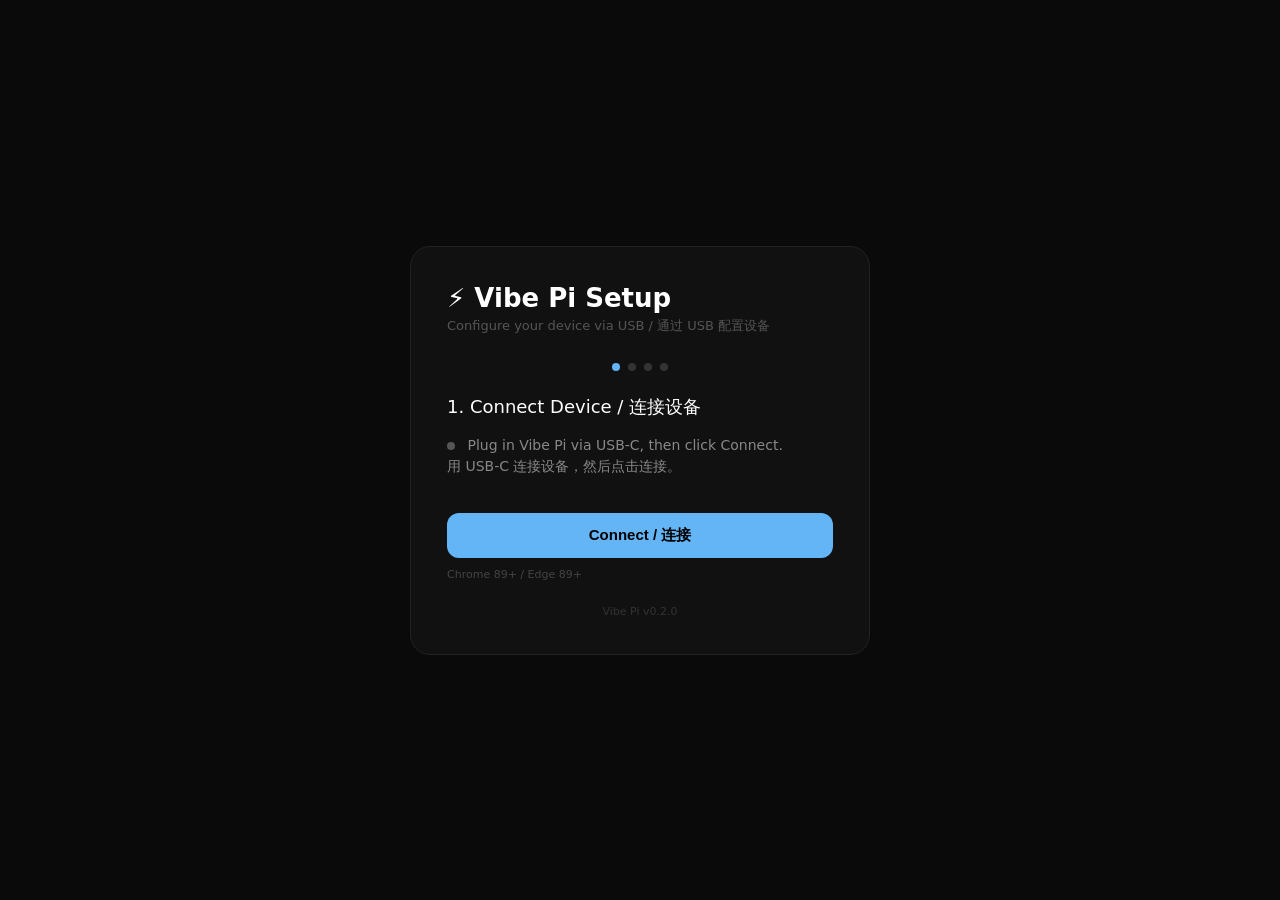
<file: web/index.html>
<!DOCTYPE html>
<html lang="zh">
<head>
<meta charset="utf-8">
<meta name="viewport" content="width=device-width,initial-scale=1">
<title>Vibe Pi Setup</title>
<style>
*{box-sizing:border-box;margin:0;padding:0}
body{font-family:-apple-system,system-ui,sans-serif;background:#0a0a0a;color:#e0e0e0;
  display:flex;justify-content:center;align-items:center;min-height:100vh;padding:20px}
.card{background:#111;border-radius:20px;padding:36px;max-width:460px;width:100%;border:1px solid #222}
h1{font-size:26px;margin-bottom:4px;color:#fff}
.sub{color:#555;font-size:13px;margin-bottom:28px}
.step{display:none}.step.active{display:block}
.step-title{font-size:18px;color:#fff;margin-bottom:16px}
.step-desc{color:#888;font-size:14px;margin-bottom:20px;line-height:1.5}
label{display:block;font-size:13px;color:#888;margin:14px 0 6px}
input,select{width:100%;padding:12px 14px;border-radius:10px;border:1px solid #2a2a2a;background:#1a1a1a;
  color:#fff;font-size:15px;outline:none;transition:border .2s}
input:focus{border-color:#64B5F6}
.btn{display:inline-block;padding:13px 28px;border:none;border-radius:12px;font-size:15px;font-weight:600;
  cursor:pointer;transition:all .15s;margin-top:16px}
.btn-primary{background:#64B5F6;color:#000;width:100%}
.btn-primary:hover{background:#90CAF9}
.btn-primary:disabled{opacity:.3;cursor:wait}
.btn-outline{background:transparent;color:#888;border:1px solid #333;width:100%}
.btn-outline:hover{border-color:#64B5F6;color:#64B5F6}
.btn-sm{padding:9px 16px;font-size:13px;margin-top:8px}
.status{padding:10px 14px;border-radius:10px;font-size:13px;margin-top:14px;display:none}
.status.ok{display:block;background:#0d2818;color:#4caf50;border:1px solid #1b4332}
.status.err{display:block;background:#2d0a0a;color:#ef5350;border:1px solid #5a1a1a}
.status.info{display:block;background:#0a1929;color:#64B5F6;border:1px solid #1a3a5a}
.net-list{max-height:220px;overflow-y:auto;margin:12px 0;border-radius:10px}
.net-item{display:flex;justify-content:space-between;align-items:center;padding:11px 14px;
  background:#1a1a1a;margin:3px 0;cursor:pointer;border:1px solid transparent;border-radius:8px;transition:all .15s}
.net-item:hover{border-color:#333}
.net-item.sel{border-color:#64B5F6;background:#0a1929}
.net-rssi{color:#555;font-size:12px}
.net-lock{color:#666;font-size:11px;margin-left:6px}
.footer{text-align:center;margin-top:24px;font-size:11px;color:#333}
.dot{display:inline-block;width:8px;height:8px;border-radius:50%;margin-right:8px;vertical-align:middle}
.dot.on{background:#4caf50}.dot.off{background:#555}
.progress{display:flex;justify-content:center;gap:8px;margin-bottom:24px}
.progress .pip{width:8px;height:8px;border-radius:50%;background:#333}
.progress .pip.active{background:#64B5F6}
.progress .pip.done{background:#4caf50}
.lang-btn{display:flex;align-items:center;justify-content:center;padding:16px;
  background:#1a1a1a;border:1px solid #2a2a2a;border-radius:12px;cursor:pointer;
  font-size:16px;transition:all .15s;flex:1}
.lang-btn:hover{border-color:#64B5F6}
.lang-btn.sel{border-color:#64B5F6;background:#0a1929}
.row{display:flex;gap:10px;margin-top:0}
.setting-row{display:flex;justify-content:space-between;align-items:center;padding:12px 0;
  border-bottom:1px solid #1a1a1a}
.setting-row:last-child{border:none}
.setting-label{color:#ccc;font-size:14px}
.setting-value{color:#64B5F6;font-size:14px}
input[type=range]{accent-color:#64B5F6;width:100%;margin:8px 0}
</style>
</head>
<body>
<div class="card">
  <h1>⚡ Vibe Pi Setup</h1>
  <p class="sub">Configure your device via USB / 通过 USB 配置设备</p>

  <div class="progress" id="pips">
    <div class="pip active"></div><div class="pip"></div><div class="pip"></div><div class="pip"></div>
  </div>

  <!-- Step 1: Connect -->
  <div id="s1" class="step active">
    <div class="step-title">1. Connect Device / 连接设备</div>
    <p class="step-desc">
      <span class="dot off" id="dot"></span>
      Plug in Vibe Pi via USB-C, then click Connect.<br>
      用 USB-C 连接设备，然后点击连接。
    </p>
    <button class="btn btn-primary" id="btn-conn" onclick="doConnect()">Connect / 连接</button>
    <div id="st1" class="status"></div>
    <p style="color:#444;font-size:11px;margin-top:10px">Chrome 89+ / Edge 89+</p>
  </div>

  <!-- Step 2: Language + Name -->
  <div id="s2" class="step">
    <div class="step-title">2. Basic Settings / 基本设置</div>

    <label>Language / 语言</label>
    <div class="row">
      <div class="lang-btn sel" id="lang-zh" onclick="pickLang('zh')">中文</div>
      <div class="lang-btn" id="lang-en" onclick="pickLang('en')">English</div>
    </div>

    <label>Device Name / 设备名称</label>
    <input id="dev-name" value="Vibe Pi">

    <label>Brightness / 亮度: <span id="br-val">80</span>%</label>
    <input type="range" id="brightness" min="10" max="100" value="80" oninput="document.getElementById('br-val').textContent=this.value">

    <button class="btn btn-primary" onclick="saveBasic()">Next / 下一步 →</button>
  </div>

  <!-- Step 3: WiFi -->
  <div id="s3" class="step">
    <div class="step-title">3. WiFi Network / WiFi 网络</div>

    <button class="btn btn-outline btn-sm" onclick="doScan()" id="btn-scan">Scan / 扫描</button>
    <div class="net-list" id="net-list"></div>

    <label>SSID</label>
    <input id="ssid" placeholder="WiFi name">

    <label>Password / 密码</label>
    <input id="pass" type="password" placeholder="WiFi password">

    <button class="btn btn-primary" onclick="doWifi()">Connect WiFi / 连接</button>
    <div id="st3" class="status"></div>

    <button class="btn btn-outline" style="margin-top:8px" onclick="skipWifi()">Skip / 跳过</button>
  </div>

  <!-- Step 4: Done -->
  <div id="s4" class="step">
    <div class="step-title" id="s4-title" style="text-align:center;font-size:22px">✓ Setup Complete! / 设置完成！</div>
    <p class="step-desc" id="s4-desc" style="text-align:center">
      Your Vibe Pi is ready.<br>设备准备就绪。
    </p>
    <div style="background:#1a1a1a;border-radius:12px;padding:16px;margin:16px 0">
      <div class="setting-row"><span class="setting-label">Device</span><span class="setting-value" id="sum-name">Vibe Pi</span></div>
      <div class="setting-row"><span class="setting-label">WiFi</span><span class="setting-value" id="sum-wifi">—</span></div>
      <div class="setting-row"><span class="setting-label">IP</span><span class="setting-value" id="sum-ip">—</span></div>
    </div>
    <button class="btn btn-primary" onclick="doFinish()">Finish / 完成</button>
  </div>

  <p class="footer">Vibe Pi v0.2.0</p>
</div>

<script>
let port,reader,writer,readBuf='',curStep=1,selLang='zh',wifiIP='';

function goStep(n){
  curStep=n;
  for(let i=1;i<=4;i++) document.getElementById('s'+i).className='step'+(i===n?' active':'');
  document.querySelectorAll('.pip').forEach((p,i)=>{
    p.className='pip'+(i<n-1?' done':'')+(i===n-1?' active':'');
  });
}

async function doConnect(){
  const st=document.getElementById('st1');
  try{
    port=await navigator.serial.requestPort();
    await port.open({baudRate:115200});
    writer=port.writable.getWriter();
    startReading();
    await send({cmd:'ping'});
    await sleep(600);
    document.getElementById('dot').className='dot on';
    st.className='status ok';st.textContent='✓ Connected / 已连接';
    await send({cmd:'get_settings'});
    await sleep(400);
    setTimeout(()=>goStep(2),600);
  }catch(e){st.className='status err';st.textContent=e.message}
}

async function startReading(){
  const dec=new TextDecoderStream();
  port.readable.pipeTo(dec.writable);
  reader=dec.readable.getReader();
  (async()=>{
    while(true){
      const{value,done}=await reader.read();
      if(done)break;
      readBuf+=value;
      let lines=readBuf.split('\n');
      readBuf=lines.pop();
      for(const l of lines)handleLine(l.trim());
    }
  })();
}

function handleLine(line){
  if(!line.startsWith('{'))return;
  try{
    const m=JSON.parse(line);
    console.log('RX:',m);
    if(m.networks) showNets(m.networks);
    if(m.event==='wifi_connected'){
      wifiIP=m.ip||'';
      document.getElementById('st3').className='status ok';
      document.getElementById('st3').textContent='✓ Connected! IP: '+wifiIP;
      setTimeout(()=>{
        document.getElementById('sum-wifi').textContent=document.getElementById('ssid').value;
        document.getElementById('sum-ip').textContent=wifiIP;
        goStep(4);
      },1000);
    }
    if(m.event==='wifi_failed'){
      document.getElementById('st3').className='status err';
      document.getElementById('st3').textContent='WiFi failed / 连接失败';
    }
    if(m.name!==undefined&&m.brightness!==undefined){
      document.getElementById('dev-name').value=m.name;
      document.getElementById('brightness').value=m.brightness;
      document.getElementById('br-val').textContent=m.brightness;
      if(m.lang==='en') pickLang('en');
    }
  }catch(e){}
}

async function send(obj){
  const j=JSON.stringify(obj)+'\n';
  await writer.write(new TextEncoder().encode(j));
  console.log('TX:',j.trim());
}

function pickLang(l){
  selLang=l;
  document.getElementById('lang-zh').className='lang-btn'+(l==='zh'?' sel':'');
  document.getElementById('lang-en').className='lang-btn'+(l==='en'?' sel':'');
}

async function saveBasic(){
  await send({cmd:'set_lang',lang:selLang});
  await send({cmd:'set_name',name:document.getElementById('dev-name').value});
  await send({cmd:'set_brightness',value:parseInt(document.getElementById('brightness').value)});
  document.getElementById('sum-name').textContent=document.getElementById('dev-name').value;
  goStep(3);
}

async function doScan(){
  const btn=document.getElementById('btn-scan');
  btn.disabled=true;btn.textContent='Scanning...';
  await send({cmd:'scan'});
  setTimeout(()=>{btn.disabled=false;btn.textContent='Scan / 扫描'},8000);
}

function showNets(nets){
  nets.sort((a,b)=>b.rssi-a.rssi);
  document.getElementById('net-list').innerHTML=nets.map(n=>
    `<div class="net-item" onclick="selNet(this,'${n.ssid.replace(/'/g,"\\'")}')">
      <span>${n.ssid}${n.enc?'<span class="net-lock">🔒</span>':''}</span>
      <span class="net-rssi">${n.rssi}dBm</span></div>`
  ).join('');
  document.getElementById('btn-scan').disabled=false;
  document.getElementById('btn-scan').textContent='Scan / 扫描';
}

function selNet(el,ssid){
  document.querySelectorAll('.net-item').forEach(e=>e.classList.remove('sel'));
  el.classList.add('sel');
  document.getElementById('ssid').value=ssid;
}

async function doWifi(){
  const ssid=document.getElementById('ssid').value.trim();
  const pass=document.getElementById('pass').value;
  const st=document.getElementById('st3');
  if(!ssid){st.className='status err';st.textContent='Enter SSID';return}
  st.className='status info';st.textContent='Connecting / 连接中...';
  await send({cmd:'wifi',ssid,pass});
}

function skipWifi(){
  document.getElementById('sum-wifi').textContent='Skipped';
  document.getElementById('sum-ip').textContent='—';
  goStep(4);
}

async function doFinish(){
  await send({cmd:'finish_setup'});
  document.getElementById('s4-title').textContent='🎉 Done! / 完成！';
  document.getElementById('s4-desc').textContent='Device is restarting... / 设备重启中...';
}

function sleep(ms){return new Promise(r=>setTimeout(r,ms))}
</script>
</body>
</html>
</file>
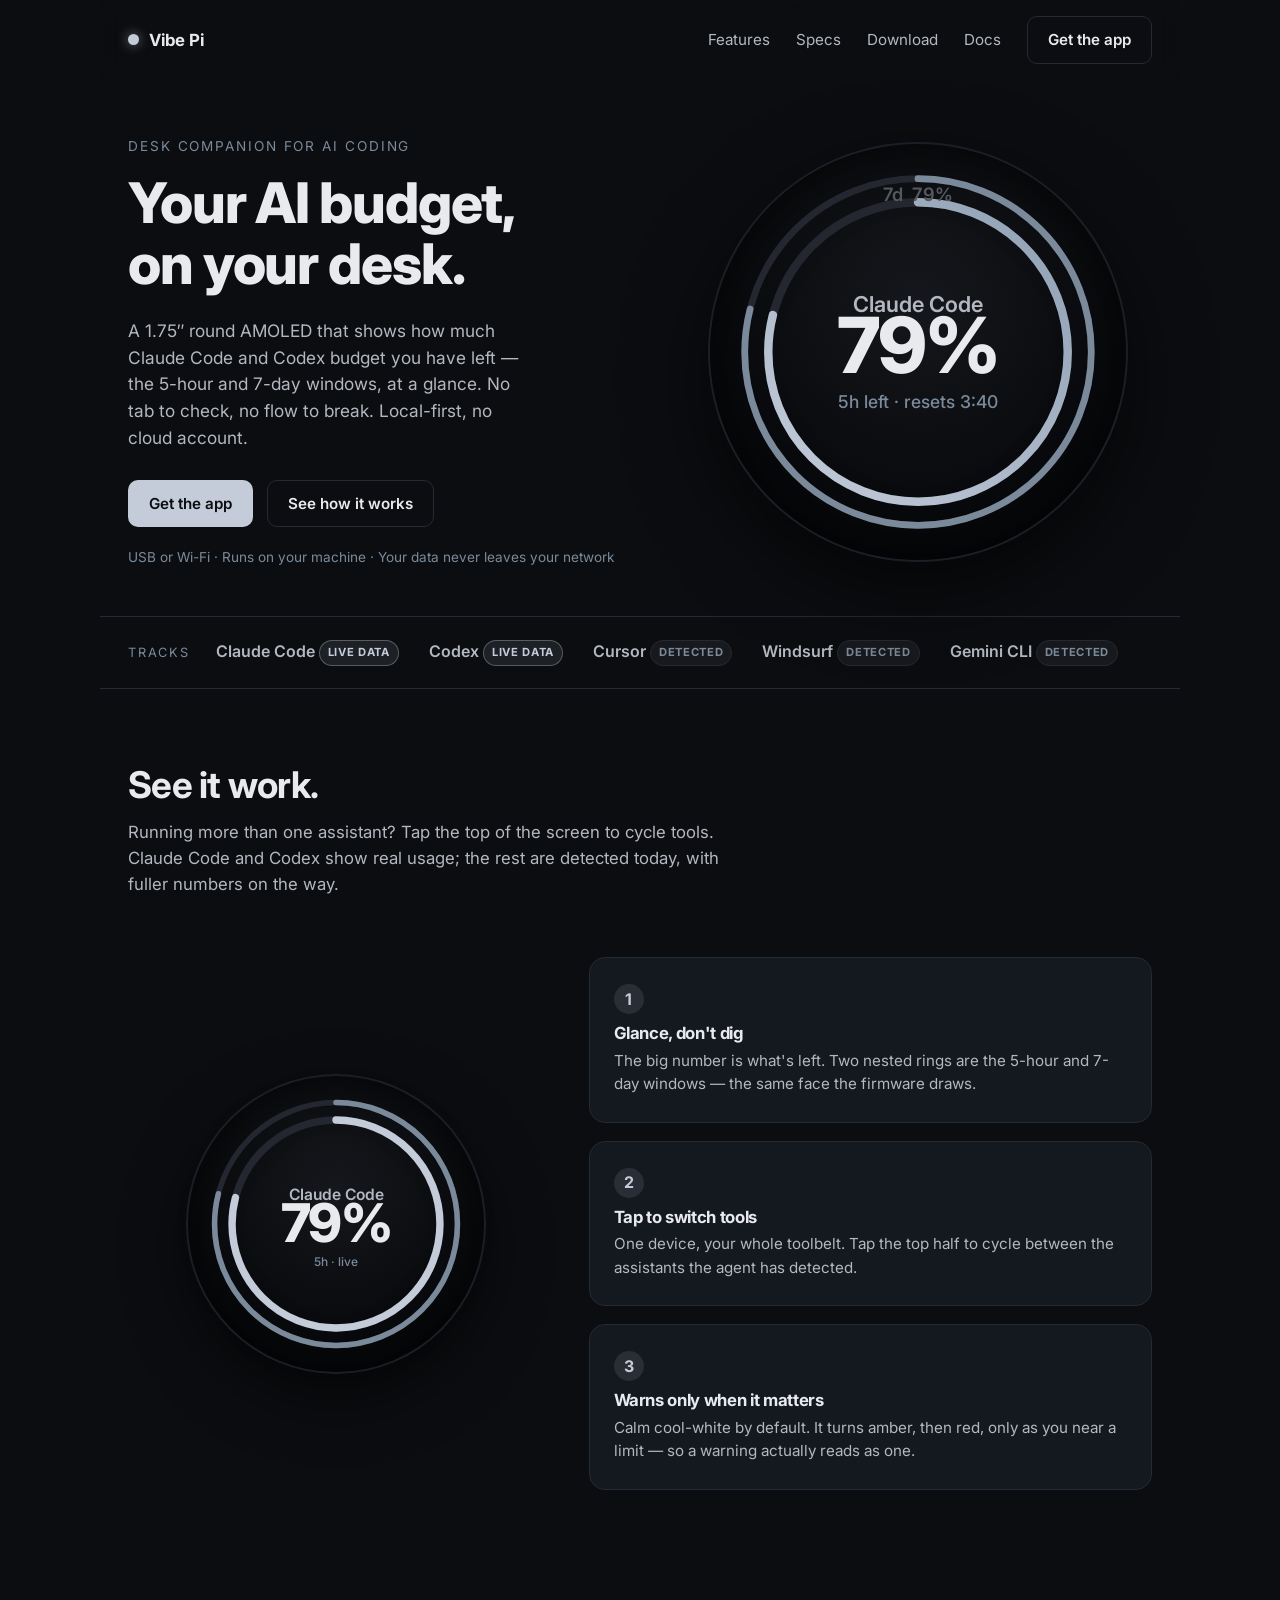
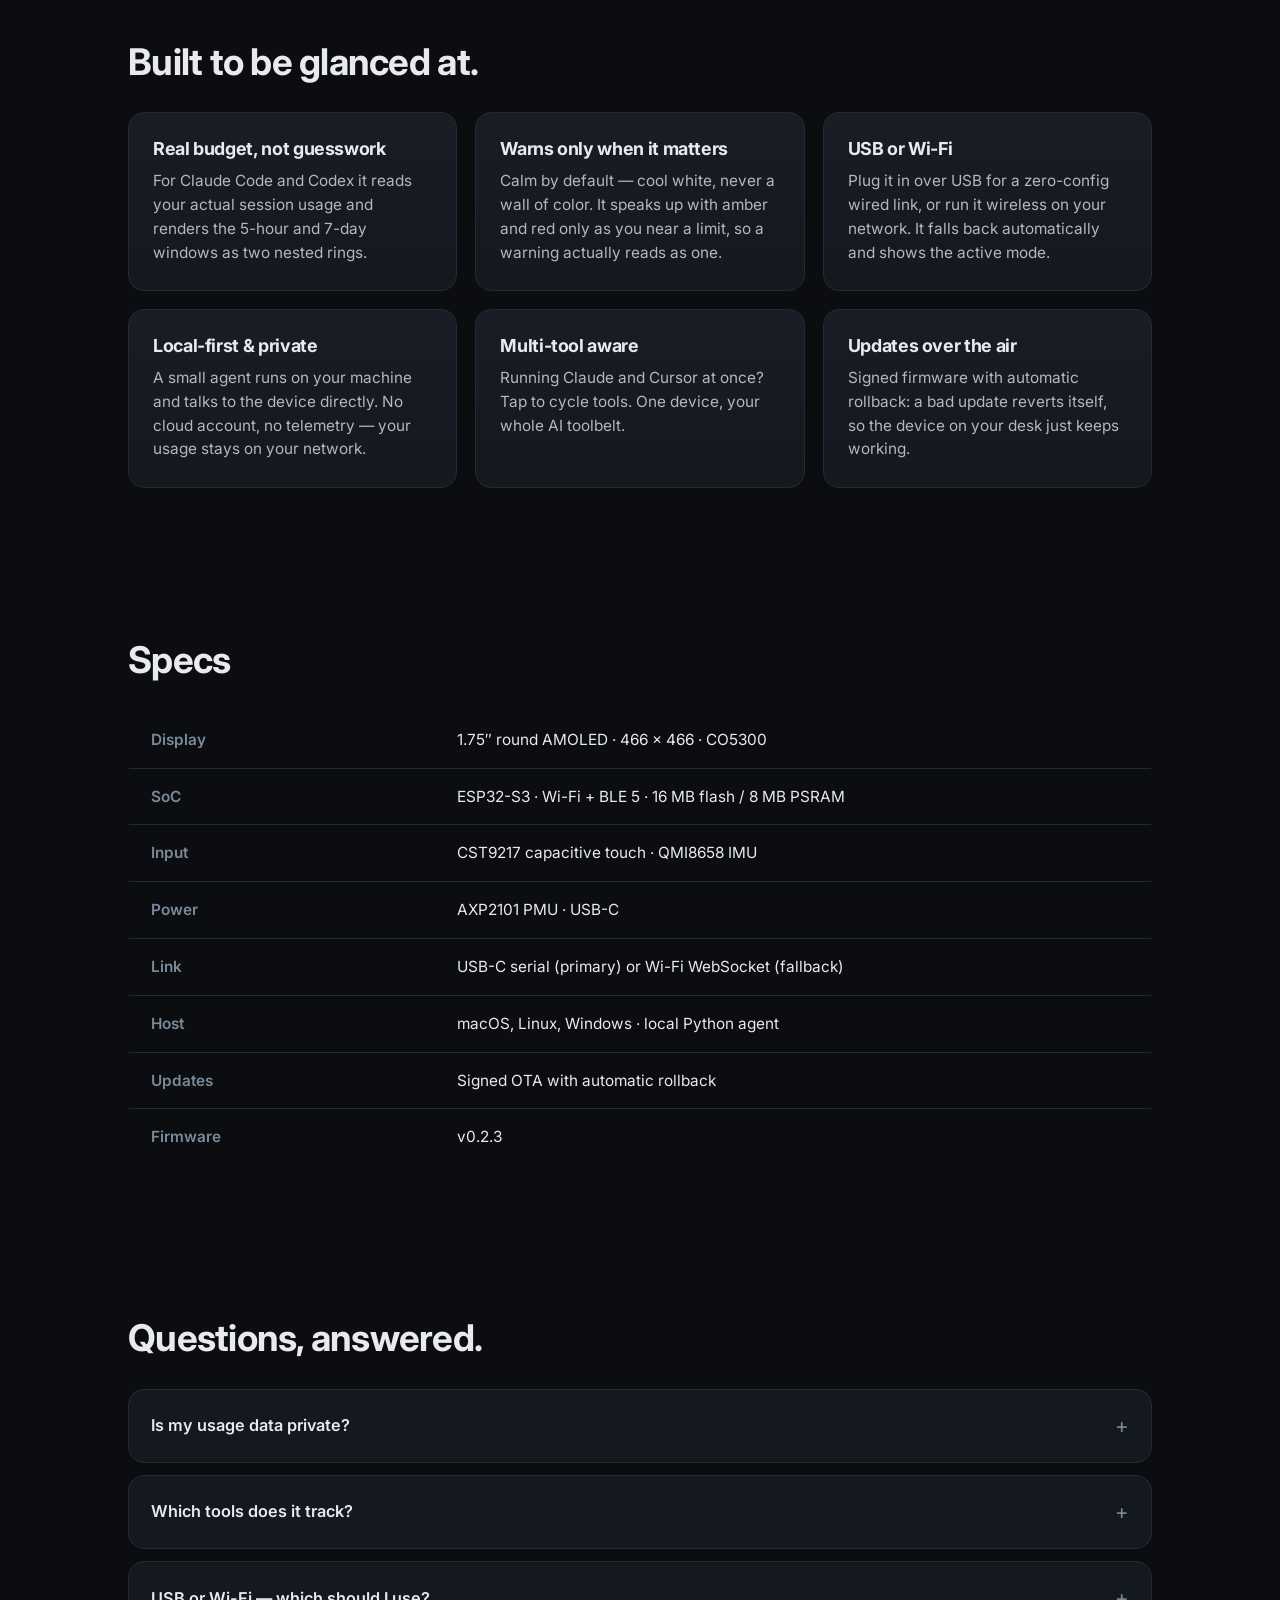
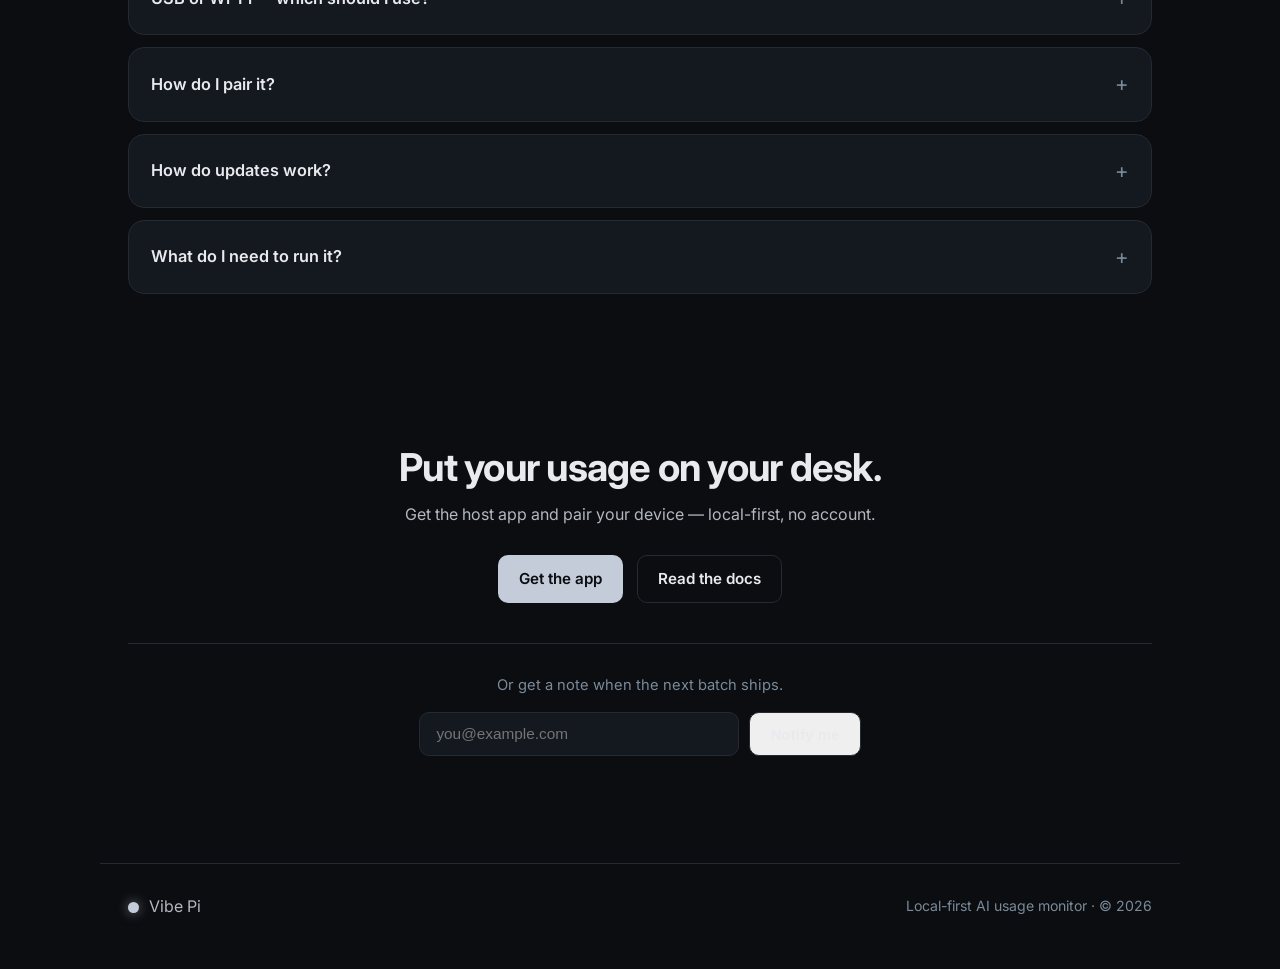
<file: website/index.html>
<!DOCTYPE html>
<html lang="en">
<head>
<meta charset="UTF-8" />
<meta name="viewport" content="width=device-width, initial-scale=1.0" />
<title>Vibe Pi — your AI usage, on your desk</title>
<meta name="description" content="A round AMOLED desk monitor that shows your Claude Code and Codex usage in real time — the 5-hour and 7-day windows, at a glance. Local-first, no cloud account." />
<link rel="preconnect" href="https://fonts.googleapis.com" />
<link rel="preconnect" href="https://fonts.gstatic.com" crossorigin />
<link href="https://fonts.googleapis.com/css2?family=Inter:wght@400;500;600;700;800&family=JetBrains+Mono:wght@500;700&display=swap" rel="stylesheet" />
<link rel="stylesheet" href="styles.css" />
</head>
<body>

<!-- ── Nav (canonical, shared across all pages) ──────────── -->
<header class="nav">
  <a class="brand" href="index.html#top"><span class="brand-dot"></span> Vibe&nbsp;Pi</a>
  <nav class="nav-links" id="navLinks">
    <a href="index.html#features">Features</a>
    <a href="index.html#specs">Specs</a>
    <a href="download.html">Download</a>
    <a href="docs.html">Docs</a>
    <a class="btn btn-ghost" href="download.html">Get the app</a>
  </nav>
  <button class="nav-toggle" id="navToggle" aria-label="Menu">☰</button>
</header>

<!-- ── Hero ──────────────────────────────────────────── -->
<main id="top">
<section class="hero">
  <div class="hero-copy reveal">
    <p class="eyebrow">Desk companion for AI coding</p>
    <h1>Your AI budget,<br />on your desk.</h1>
    <p class="lede">
      A 1.75″ round AMOLED that shows how much Claude&nbsp;Code and Codex budget
      you have left — the 5-hour and 7-day windows, at a glance. No tab to check,
      no flow to break. Local-first, no cloud account.
    </p>
    <div class="cta-row">
      <a class="btn btn-primary" href="download.html">Get the app</a>
      <a class="btn btn-ghost" href="#how">See how it works</a>
    </div>
    <p class="trust">USB or Wi-Fi · Runs on your machine · Your data never leaves your network</p>
  </div>

  <!-- Device face, rebuilt in SVG (the real dual-ring gauge) -->
  <div class="hero-device reveal">
    <div class="bezel">
      <svg viewBox="0 0 466 466" class="face" role="img" aria-label="Vibe Pi display showing 79 percent of the 5-hour window remaining">
        <defs>
          <linearGradient id="ringFuel" x1="0" y1="0" x2="1" y2="1">
            <stop offset="0%" stop-color="#C4CCDA" />
            <stop offset="100%" stop-color="#8FA0B4" />
          </linearGradient>
        </defs>
        <!-- track + 7d outer ring -->
        <circle cx="233" cy="233" r="206" fill="none" stroke="#242730" stroke-width="8" />
        <circle cx="233" cy="233" r="206" fill="none" stroke="#7A8A9A" stroke-width="8"
                stroke-linecap="round" stroke-dasharray="1294" stroke-dashoffset="272"
                transform="rotate(-90 233 233)" />
        <!-- track + 5h inner ring -->
        <circle cx="233" cy="233" r="178" fill="none" stroke="#242730" stroke-width="10" />
        <circle cx="233" cy="233" r="178" fill="none" stroke="url(#ringFuel)" stroke-width="10"
                stroke-linecap="round" stroke-dasharray="1118" stroke-dashoffset="235"
                transform="rotate(-90 233 233)" />
        <!-- 7d notch label at top -->
        <text x="233" y="54" class="t-tag" text-anchor="middle">7d&nbsp;&nbsp;79%</text>
        <!-- center stack -->
        <text x="233" y="185" class="t-tool" text-anchor="middle">Claude Code</text>
        <text x="233" y="258" class="t-hero" text-anchor="middle">79%</text>
        <text x="233" y="300" class="t-sub" text-anchor="middle">5h left · resets 3:40</text>
      </svg>
    </div>
    <div class="glow" aria-hidden="true"></div>
  </div>
</section>

<!-- ── Tools strip ───────────────────────────────────── -->
<section class="tools reveal" aria-label="Supported tools">
  <span class="tools-label">Tracks</span>
  <ul>
    <li>Claude Code <span class="badge badge-live">live data</span></li>
    <li>Codex <span class="badge badge-live">live data</span></li>
    <li>Cursor <span class="badge">detected</span></li>
    <li>Windsurf <span class="badge">detected</span></li>
    <li>Gemini CLI <span class="badge">detected</span></li>
  </ul>
</section>

<!-- ── See it work ───────────────────────────────────── -->
<section id="how" class="seeit">
  <div class="section-head reveal">
    <h2>See it work.</h2>
    <p class="section-lead">
      Running more than one assistant? Tap the top of the screen to cycle tools.
      Claude&nbsp;Code and Codex show real usage; the rest are detected today, with
      fuller numbers on the way.
    </p>
  </div>

  <div class="seeit-stage reveal">
    <!-- A second, smaller device mockup that "cycles" between tool faces -->
    <div class="mock">
      <div class="mock-bezel">
        <div class="mock-screen" id="mockScreen">

          <!-- Frame 1 — Claude Code (live) -->
          <div class="mock-face is-on" data-tool="Claude Code">
            <svg viewBox="0 0 300 300" class="mock-svg" aria-hidden="true">
              <circle cx="150" cy="150" r="132" fill="none" stroke="#242730" stroke-width="6" />
              <circle cx="150" cy="150" r="132" fill="none" stroke="#7A8A9A" stroke-width="6"
                      stroke-linecap="round" stroke-dasharray="829" stroke-dashoffset="174"
                      transform="rotate(-90 150 150)" />
              <circle cx="150" cy="150" r="113" fill="none" stroke="#242730" stroke-width="8" />
              <circle cx="150" cy="150" r="113" fill="none" stroke="#C4CCDA" stroke-width="8"
                      stroke-linecap="round" stroke-dasharray="710" stroke-dashoffset="149"
                      transform="rotate(-90 150 150)" />
              <text x="150" y="124" class="m-tool" text-anchor="middle">Claude Code</text>
              <text x="150" y="170" class="m-hero" text-anchor="middle">79%</text>
              <text x="150" y="196" class="m-sub" text-anchor="middle">5h · live</text>
            </svg>
          </div>

          <!-- Frame 2 — Codex (live) -->
          <div class="mock-face" data-tool="Codex">
            <svg viewBox="0 0 300 300" class="mock-svg" aria-hidden="true">
              <circle cx="150" cy="150" r="132" fill="none" stroke="#242730" stroke-width="6" />
              <circle cx="150" cy="150" r="132" fill="none" stroke="#7A8A9A" stroke-width="6"
                      stroke-linecap="round" stroke-dasharray="829" stroke-dashoffset="290"
                      transform="rotate(-90 150 150)" />
              <circle cx="150" cy="150" r="113" fill="none" stroke="#242730" stroke-width="8" />
              <circle cx="150" cy="150" r="113" fill="none" stroke="#C4CCDA" stroke-width="8"
                      stroke-linecap="round" stroke-dasharray="710" stroke-dashoffset="305"
                      transform="rotate(-90 150 150)" />
              <text x="150" y="124" class="m-tool" text-anchor="middle">Codex</text>
              <text x="150" y="170" class="m-hero" text-anchor="middle">57%</text>
              <text x="150" y="196" class="m-sub" text-anchor="middle">5h · live</text>
            </svg>
          </div>

          <!-- Frame 3 — Cursor (detected) -->
          <div class="mock-face" data-tool="Cursor">
            <svg viewBox="0 0 300 300" class="mock-svg" aria-hidden="true">
              <circle cx="150" cy="150" r="132" fill="none" stroke="#242730" stroke-width="6" />
              <circle cx="150" cy="150" r="113" fill="none" stroke="#242730" stroke-width="8" />
              <circle cx="150" cy="150" r="6" fill="#7A8A9A" />
              <text x="150" y="128" class="m-tool" text-anchor="middle">Cursor</text>
              <text x="150" y="170" class="m-detect" text-anchor="middle">running</text>
              <text x="150" y="196" class="m-sub" text-anchor="middle">usage soon</text>
            </svg>
          </div>

        </div>
      </div>
      <div class="mock-glow" aria-hidden="true"></div>
    </div>

    <!-- Caption that tracks the cycling face (JS-driven, degrades gracefully) -->
    <ol class="mock-steps">
      <li class="reveal"><span class="step">1</span>
        <h3>Glance, don't dig</h3>
        <p>The big number is what's left. Two nested rings are the 5-hour and
           7-day windows — the same face the firmware draws.</p></li>
      <li class="reveal"><span class="step">2</span>
        <h3>Tap to switch tools</h3>
        <p>One device, your whole toolbelt. Tap the top half to cycle between
           the assistants the agent has detected.</p></li>
      <li class="reveal"><span class="step">3</span>
        <h3>Warns only when it matters</h3>
        <p>Calm cool-white by default. It turns amber, then red, only as you
           near a limit — so a warning actually reads as one.</p></li>
    </ol>
  </div>
</section>

<!-- ── Features ──────────────────────────────────────── -->
<section id="features" class="features">
  <div class="section-head reveal">
    <h2>Built to be glanced at.</h2>
  </div>
  <div class="grid">
    <article class="card reveal">
      <h3>Real budget, not guesswork</h3>
      <p>For Claude&nbsp;Code and Codex it reads your actual session usage and
         renders the 5-hour and 7-day windows as two nested rings.</p>
    </article>
    <article class="card reveal">
      <h3>Warns only when it matters</h3>
      <p>Calm by default — cool white, never a wall of color. It speaks up with
         amber and red only as you near a limit, so a warning actually reads as one.</p>
    </article>
    <article class="card reveal">
      <h3>USB or Wi-Fi</h3>
      <p>Plug it in over USB for a zero-config wired link, or run it wireless on
         your network. It falls back automatically and shows the active mode.</p>
    </article>
    <article class="card reveal">
      <h3>Local-first &amp; private</h3>
      <p>A small agent runs on your machine and talks to the device directly.
         No cloud account, no telemetry — your usage stays on your network.</p>
    </article>
    <article class="card reveal">
      <h3>Multi-tool aware</h3>
      <p>Running Claude and Cursor at once? Tap to cycle tools. One device,
         your whole AI toolbelt.</p>
    </article>
    <article class="card reveal">
      <h3>Updates over the air</h3>
      <p>Signed firmware with automatic rollback: a bad update reverts itself,
         so the device on your desk just keeps working.</p>
    </article>
  </div>
</section>

<!-- ── Specs ─────────────────────────────────────────── -->
<section id="specs" class="specs reveal">
  <h2>Specs</h2>
  <table class="spec-table">
    <tbody>
      <tr><th scope="row">Display</th><td>1.75″ round AMOLED · 466 × 466 · CO5300</td></tr>
      <tr><th scope="row">SoC</th><td>ESP32-S3 · Wi-Fi + BLE 5 · 16 MB flash / 8 MB PSRAM</td></tr>
      <tr><th scope="row">Input</th><td>CST9217 capacitive touch · QMI8658 IMU</td></tr>
      <tr><th scope="row">Power</th><td>AXP2101 PMU · USB-C</td></tr>
      <tr><th scope="row">Link</th><td>USB-C serial (primary) or Wi-Fi WebSocket (fallback)</td></tr>
      <tr><th scope="row">Host</th><td>macOS, Linux, Windows · local Python agent</td></tr>
      <tr><th scope="row">Updates</th><td>Signed OTA with automatic rollback</td></tr>
      <tr><th scope="row">Firmware</th><td>v0.2.3</td></tr>
    </tbody>
  </table>
</section>

<!-- ── FAQ ───────────────────────────────────────────── -->
<section id="faq" class="faq reveal">
  <div class="section-head">
    <h2>Questions, answered.</h2>
  </div>
  <div class="faq-list">
    <details class="faq-item">
      <summary>Is my usage data private?</summary>
      <p>Yes. Vibe&nbsp;Pi is local-first. A small agent runs on your own machine,
         reads your tools' usage locally, and talks to the device directly over USB
         or your LAN. There's no cloud account and no telemetry — nothing leaves
         your network.</p>
    </details>
    <details class="faq-item">
      <summary>Which tools does it track?</summary>
      <p>Claude&nbsp;Code and Codex report <strong>real</strong> usage today — the
         5-hour and 7-day window percentages. Cursor, Windsurf and Gemini&nbsp;CLI
         are <strong>detected</strong> as running, with fuller usage numbers coming
         in a future update.</p>
    </details>
    <details class="faq-item">
      <summary>USB or Wi-Fi — which should I use?</summary>
      <p>USB-C serial is the primary link: plug it in for a zero-config wired
         connection. Wi-Fi (WebSocket) is the automatic fallback if USB isn't
         available. The device shows which mode is active.</p>
    </details>
    <details class="faq-item">
      <summary>How do I pair it?</summary>
      <p>The device shows a 6-digit code. Confirm it once in the dashboard and
         you're done — after that it reconnects on its own.</p>
    </details>
    <details class="faq-item">
      <summary>How do updates work?</summary>
      <p>Over the air, signed, with automatic rollback. If an update fails to
         boot cleanly, the device reverts to the previous firmware on its own —
         the monitor on your desk just keeps working.</p>
    </details>
    <details class="faq-item">
      <summary>What do I need to run it?</summary>
      <p>The host agent runs on macOS, Linux or Windows. On macOS there's a menu
         bar app; everywhere there's the <code>vibe-pi-host</code> CLI. See the
         <a href="download.html">Download</a> page to get started.</p>
    </details>
  </div>
</section>

<!-- ── Download CTA ──────────────────────────────────── -->
<section id="get" class="getone reveal">
  <h2>Put your usage on your desk.</h2>
  <p>Get the host app and pair your device — local-first, no account.</p>
  <div class="cta-row cta-center">
    <a class="btn btn-primary" href="download.html">Get the app</a>
    <a class="btn btn-ghost" href="docs.html">Read the docs</a>
  </div>

  <div class="signup-block">
    <p class="signup-lead">Or get a note when the next batch ships.</p>
    <form class="signup" onsubmit="return vibe_notify(event)">
      <input type="email" name="email" placeholder="you@example.com" required aria-label="Email" />
      <button class="btn btn-ghost" type="submit">Notify me</button>
    </form>
    <p class="micro" id="signupMsg"></p>
  </div>
</section>
</main>

<!-- ── Footer (canonical, shared across all pages) ───────── -->
<footer class="foot">
  <span><span class="brand-dot"></span> Vibe Pi</span>
  <span class="muted">Local-first AI usage monitor · © 2026</span>
</footer>

<script src="app.js"></script>
</body>
</html>
</file>
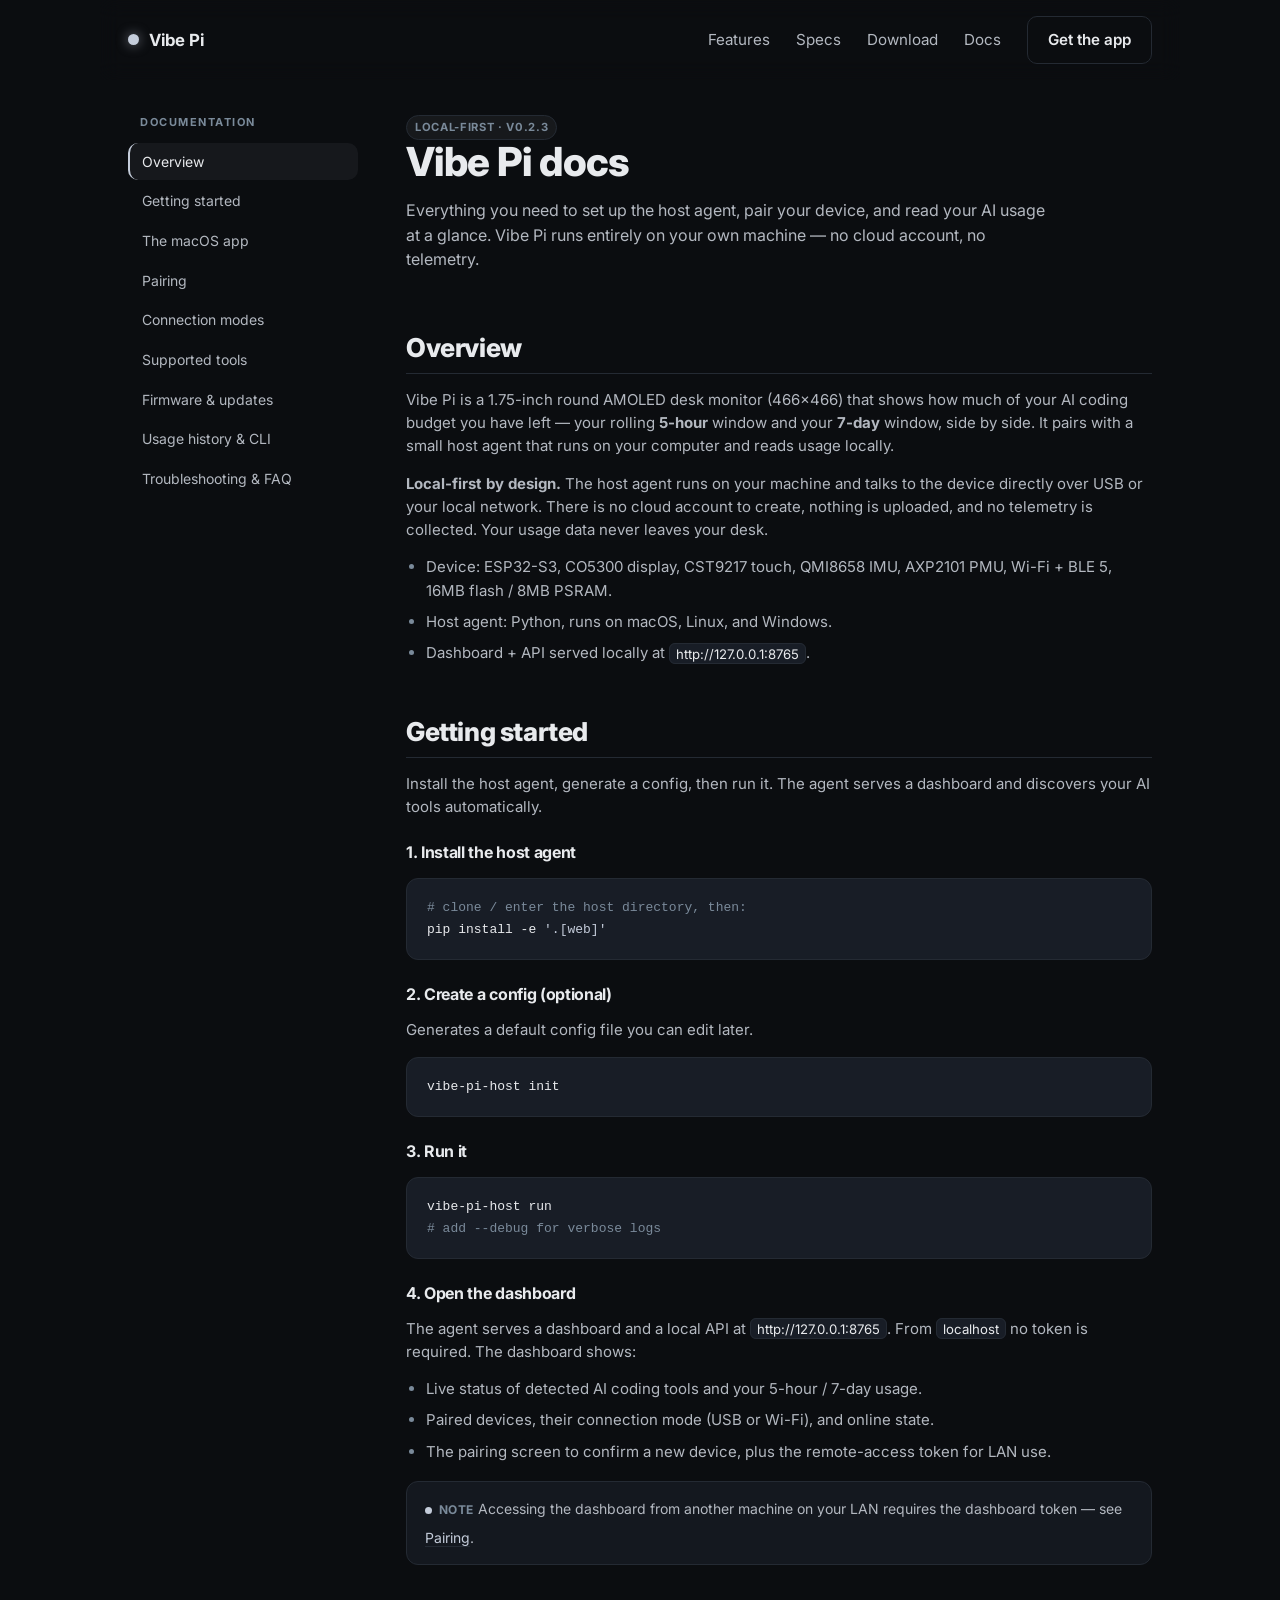
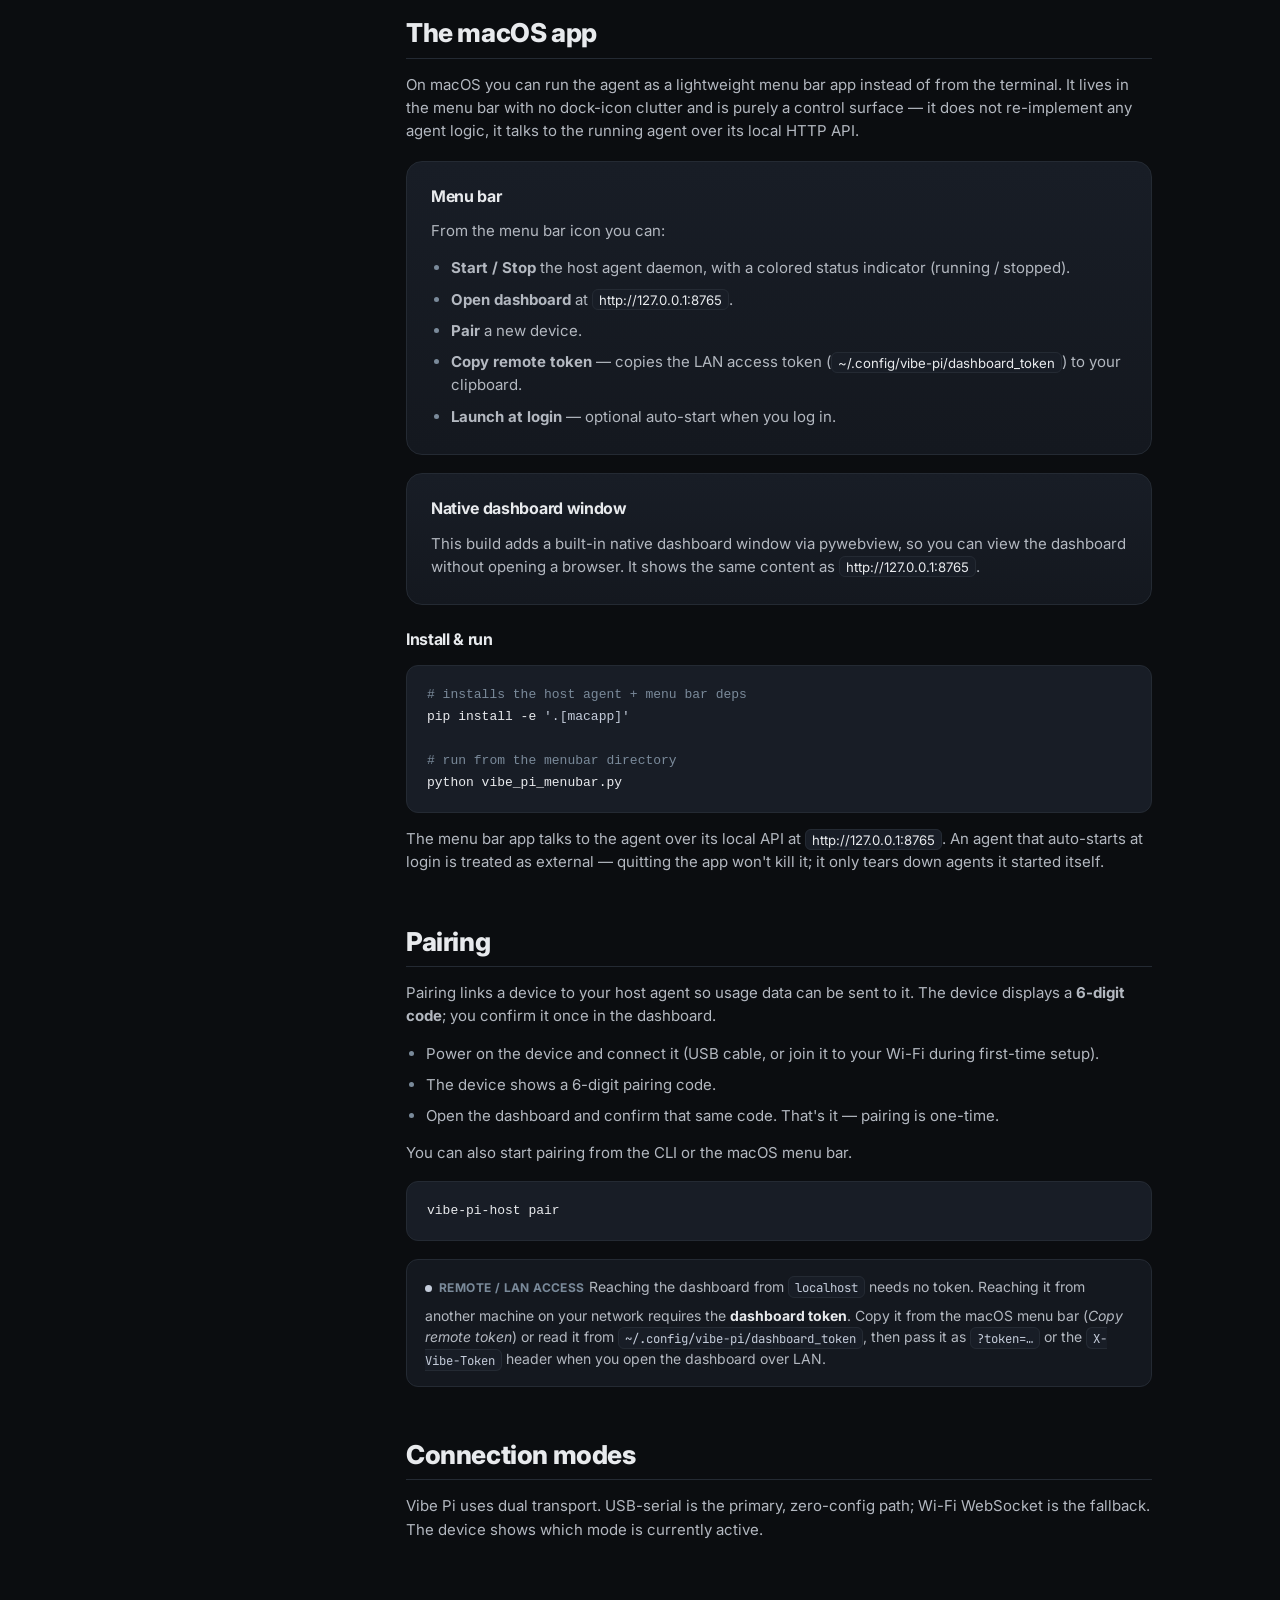
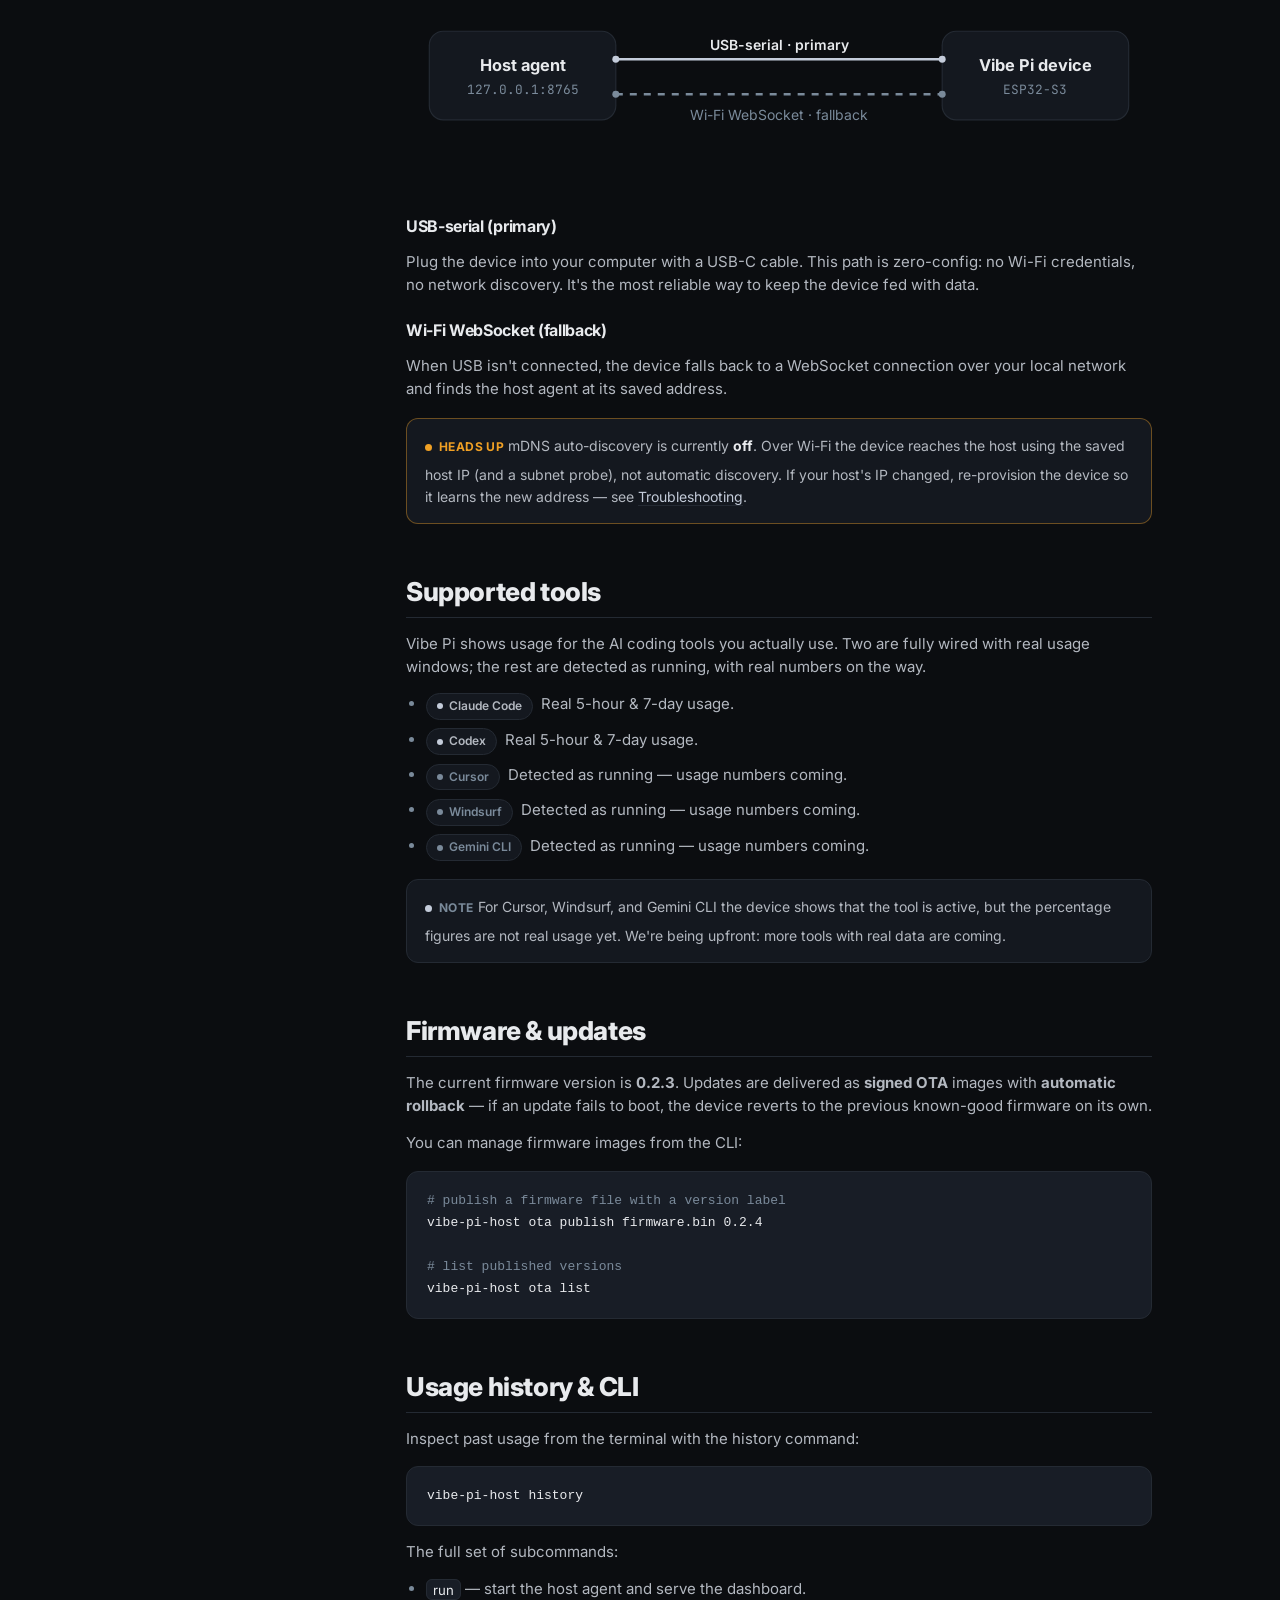
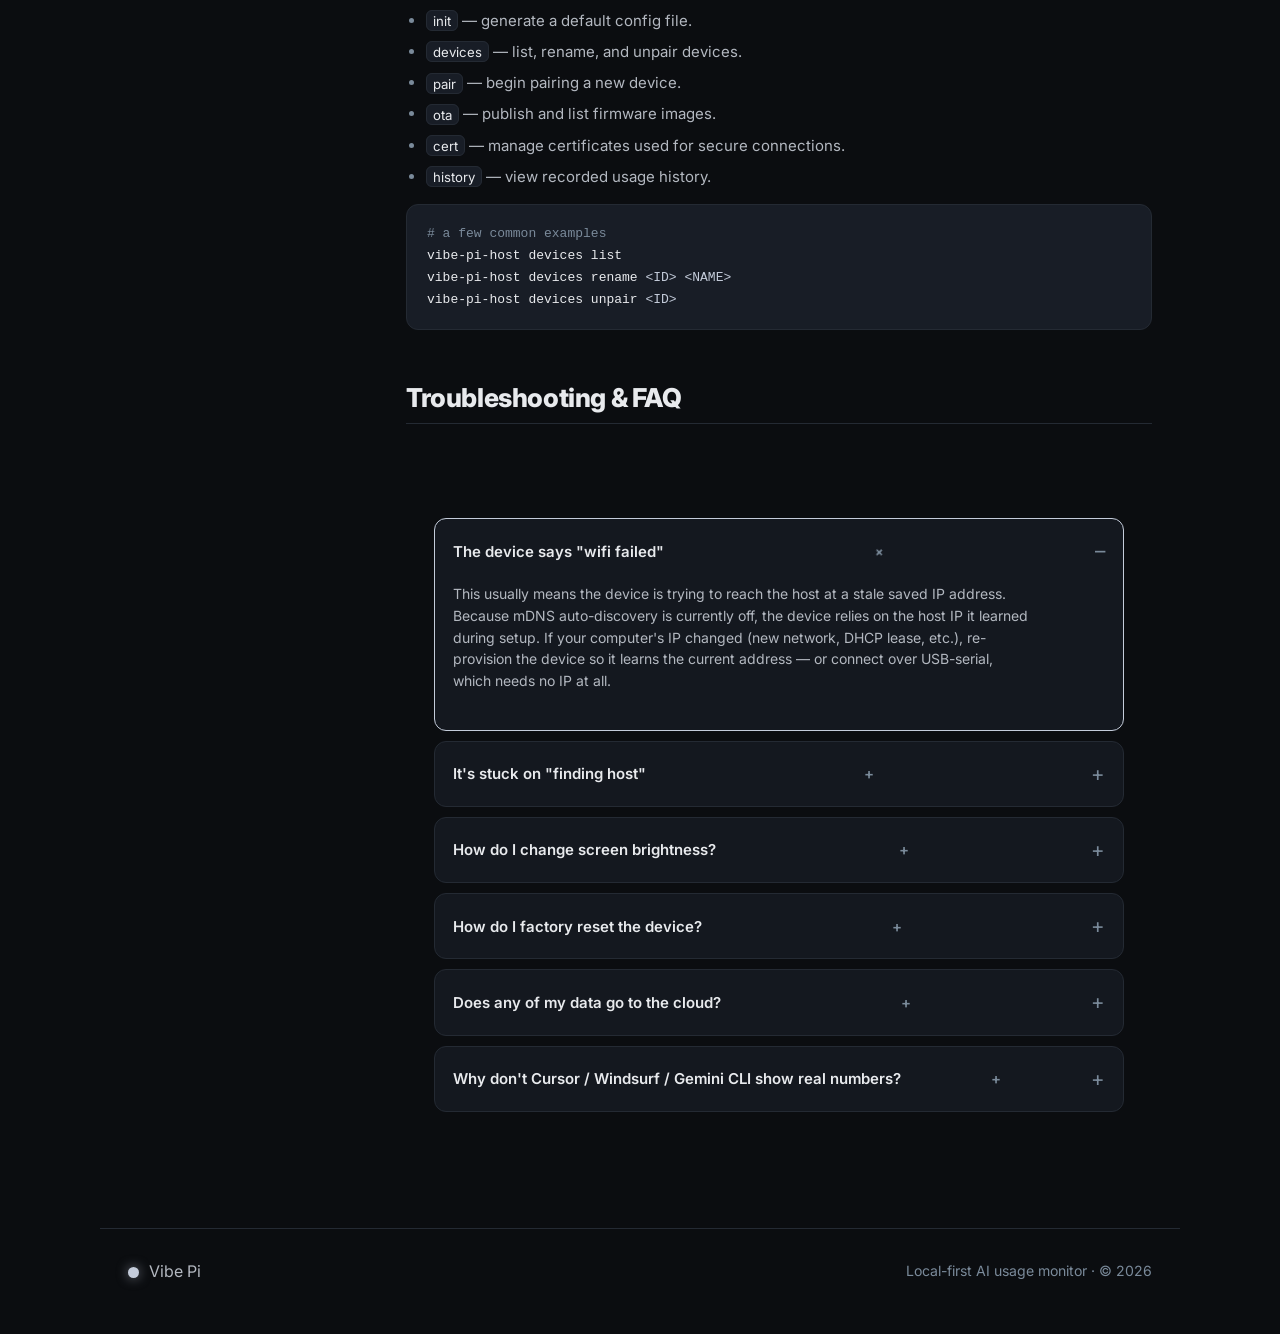
<file: website/docs.html>
<!DOCTYPE html>
<html lang="en">
<head>
<meta charset="UTF-8">
<meta name="viewport" content="width=device-width, initial-scale=1">
<title>Vibe Pi — Docs</title>
<meta name="description" content="Vibe Pi documentation: install the local-first host agent, pair your device, connection modes, supported AI tools, firmware updates, CLI and troubleshooting.">
<link rel="preconnect" href="https://fonts.googleapis.com">
<link rel="preconnect" href="https://fonts.gstatic.com" crossorigin>
<link href="https://fonts.googleapis.com/css2?family=Inter:wght@400;500;600;700;800&family=JetBrains+Mono:wght@400;500;600&display=swap" rel="stylesheet">
<link rel="stylesheet" href="styles.css">
<link rel="stylesheet" href="docs.css">
</head>
<body>

<header class="nav">
  <a class="brand" href="index.html#top"><span class="brand-dot"></span> Vibe&nbsp;Pi</a>
  <nav class="nav-links" id="navLinks">
    <a href="index.html#features">Features</a>
    <a href="index.html#specs">Specs</a>
    <a href="download.html">Download</a>
    <a class="active" href="docs.html">Docs</a>
    <a class="btn btn-ghost" href="download.html">Get the app</a>
  </nav>
  <button class="nav-toggle" id="navToggle" aria-label="Menu">☰</button>
</header>

<a id="top"></a>

<div class="docs-shell">

  <!-- sidebar anchor nav -->
  <aside class="docs-side">
    <div class="side-label">Documentation</div>
    <nav id="docNav">
      <a href="#overview">Overview</a>
      <a href="#getting-started">Getting started</a>
      <a href="#macos-app">The macOS app</a>
      <a href="#pairing">Pairing</a>
      <a href="#connection">Connection modes</a>
      <a href="#tools">Supported tools</a>
      <a href="#firmware">Firmware &amp; updates</a>
      <a href="#cli">Usage history &amp; CLI</a>
      <a href="#troubleshooting">Troubleshooting &amp; FAQ</a>
    </nav>
  </aside>

  <main class="docs-body">

    <div class="docs-head">
      <span class="badge"><span class="dot"></span> Local-first · v0.2.3</span>
      <h1>Vibe Pi docs</h1>
      <p>Everything you need to set up the host agent, pair your device, and read your AI usage at a glance. Vibe Pi runs entirely on your own machine — no cloud account, no telemetry.</p>
    </div>

    <!-- OVERVIEW -->
    <section class="doc-sec" id="overview">
      <h2>Overview</h2>
      <p>Vibe Pi is a 1.75-inch round AMOLED desk monitor (466×466) that shows how much of your AI coding budget you have left — your rolling <strong>5-hour</strong> window and your <strong>7-day</strong> window, side by side. It pairs with a small host agent that runs on your computer and reads usage locally.</p>
      <p><strong>Local-first by design.</strong> The host agent runs on your machine and talks to the device directly over USB or your local network. There is no cloud account to create, nothing is uploaded, and no telemetry is collected. Your usage data never leaves your desk.</p>
      <ul>
        <li>Device: ESP32-S3, CO5300 display, CST9217 touch, QMI8658 IMU, AXP2101 PMU, Wi-Fi + BLE 5, 16MB flash / 8MB PSRAM.</li>
        <li>Host agent: Python, runs on macOS, Linux, and Windows.</li>
        <li>Dashboard + API served locally at <code>http://127.0.0.1:8765</code>.</li>
      </ul>
    </section>

    <!-- GETTING STARTED -->
    <section class="doc-sec" id="getting-started">
      <h2>Getting started</h2>
      <p>Install the host agent, generate a config, then run it. The agent serves a dashboard and discovers your AI tools automatically.</p>

      <h3>1. Install the host agent</h3>
      <pre><code><span class="c"># clone / enter the host directory, then:</span>
pip install -e <span class="a">'.[web]'</span></code></pre>

      <h3>2. Create a config (optional)</h3>
      <p>Generates a default config file you can edit later.</p>
      <pre><code>vibe-pi-host init</code></pre>

      <h3>3. Run it</h3>
      <pre><code>vibe-pi-host run
<span class="c"># add --debug for verbose logs</span></code></pre>

      <h3>4. Open the dashboard</h3>
      <p>The agent serves a dashboard and a local API at <code>http://127.0.0.1:8765</code>. From <code>localhost</code> no token is required. The dashboard shows:</p>
      <ul>
        <li>Live status of detected AI coding tools and your 5-hour / 7-day usage.</li>
        <li>Paired devices, their connection mode (USB or Wi-Fi), and online state.</li>
        <li>The pairing screen to confirm a new device, plus the remote-access token for LAN use.</li>
      </ul>
      <div class="note">
        <div class="tag"><span class="d"></span> Note</div>
        Accessing the dashboard from another machine on your LAN requires the dashboard token — see <a class="inline" href="#pairing">Pairing</a>.
      </div>
    </section>

    <!-- MACOS APP -->
    <section class="doc-sec" id="macos-app">
      <h2>The macOS app</h2>
      <p>On macOS you can run the agent as a lightweight menu bar app instead of from the terminal. It lives in the menu bar with no dock-icon clutter and is purely a control surface — it does not re-implement any agent logic, it talks to the running agent over its local HTTP API.</p>

      <div class="card">
        <h3>Menu bar</h3>
        <p>From the menu bar icon you can:</p>
        <ul>
          <li><strong>Start / Stop</strong> the host agent daemon, with a colored status indicator (running / stopped).</li>
          <li><strong>Open dashboard</strong> at <code>http://127.0.0.1:8765</code>.</li>
          <li><strong>Pair</strong> a new device.</li>
          <li><strong>Copy remote token</strong> — copies the LAN access token (<code>~/.config/vibe-pi/dashboard_token</code>) to your clipboard.</li>
          <li><strong>Launch at login</strong> — optional auto-start when you log in.</li>
        </ul>
      </div>

      <div class="card">
        <h3>Native dashboard window</h3>
        <p>This build adds a built-in native dashboard window via pywebview, so you can view the dashboard without opening a browser. It shows the same content as <code>http://127.0.0.1:8765</code>.</p>
      </div>

      <h3>Install &amp; run</h3>
      <pre><code><span class="c"># installs the host agent + menu bar deps</span>
pip install -e <span class="a">'.[macapp]'</span>

<span class="c"># run from the menubar directory</span>
python vibe_pi_menubar.py</code></pre>
      <p>The menu bar app talks to the agent over its local API at <code>http://127.0.0.1:8765</code>. An agent that auto-starts at login is treated as external — quitting the app won't kill it; it only tears down agents it started itself.</p>
    </section>

    <!-- PAIRING -->
    <section class="doc-sec" id="pairing">
      <h2>Pairing</h2>
      <p>Pairing links a device to your host agent so usage data can be sent to it. The device displays a <strong>6-digit code</strong>; you confirm it once in the dashboard.</p>
      <ul>
        <li>Power on the device and connect it (USB cable, or join it to your Wi-Fi during first-time setup).</li>
        <li>The device shows a 6-digit pairing code.</li>
        <li>Open the dashboard and confirm that same code. That's it — pairing is one-time.</li>
      </ul>
      <p>You can also start pairing from the CLI or the macOS menu bar.</p>
      <pre><code>vibe-pi-host pair</code></pre>

      <div class="note">
        <div class="tag"><span class="d"></span> Remote / LAN access</div>
        Reaching the dashboard from <code>localhost</code> needs no token. Reaching it from another machine on your network requires the <strong>dashboard token</strong>. Copy it from the macOS menu bar (<em>Copy remote token</em>) or read it from <code>~/.config/vibe-pi/dashboard_token</code>, then pass it as <code>?token=…</code> or the <code>X-Vibe-Token</code> header when you open the dashboard over LAN.
      </div>
    </section>

    <!-- CONNECTION MODES -->
    <section class="doc-sec" id="connection">
      <h2>Connection modes</h2>
      <p>Vibe Pi uses dual transport. USB-serial is the primary, zero-config path; Wi-Fi WebSocket is the fallback. The device shows which mode is currently active.</p>

      <div class="conn-fig">
        <svg viewBox="0 0 640 200" role="img" aria-label="Host agent connects to the device over USB-serial as primary and Wi-Fi WebSocket as fallback">
          <!-- host box -->
          <rect x="20" y="62" width="160" height="76" rx="12" fill="#14181F" stroke="#242a33"/>
          <text x="100" y="96" text-anchor="middle" font-family="Inter" font-size="14" font-weight="700" fill="#E8EAED">Host agent</text>
          <text x="100" y="116" text-anchor="middle" font-family="JetBrains Mono" font-size="11" fill="#7A8A9A">127.0.0.1:8765</text>
          <!-- device box -->
          <rect x="460" y="62" width="160" height="76" rx="12" fill="#14181F" stroke="#242a33"/>
          <text x="540" y="96" text-anchor="middle" font-family="Inter" font-size="14" font-weight="700" fill="#E8EAED">Vibe Pi device</text>
          <text x="540" y="116" text-anchor="middle" font-family="JetBrains Mono" font-size="11" fill="#7A8A9A">ESP32-S3</text>
          <!-- primary: usb -->
          <line x1="180" y1="86" x2="460" y2="86" stroke="#C4CCDA" stroke-width="2"/>
          <circle cx="180" cy="86" r="3" fill="#C4CCDA"/>
          <circle cx="460" cy="86" r="3" fill="#C4CCDA"/>
          <text x="320" y="78" text-anchor="middle" font-family="Inter" font-size="12" font-weight="600" fill="#E8EAED">USB-serial · primary</text>
          <!-- fallback: wifi -->
          <line x1="180" y1="116" x2="460" y2="116" stroke="#7A8A9A" stroke-width="2" stroke-dasharray="6 6"/>
          <circle cx="180" cy="116" r="3" fill="#7A8A9A"/>
          <circle cx="460" cy="116" r="3" fill="#7A8A9A"/>
          <text x="320" y="138" text-anchor="middle" font-family="Inter" font-size="12" fill="#7A8A9A">Wi-Fi WebSocket · fallback</text>
        </svg>
      </div>

      <h3>USB-serial (primary)</h3>
      <p>Plug the device into your computer with a USB-C cable. This path is zero-config: no Wi-Fi credentials, no network discovery. It's the most reliable way to keep the device fed with data.</p>

      <h3>Wi-Fi WebSocket (fallback)</h3>
      <p>When USB isn't connected, the device falls back to a WebSocket connection over your local network and finds the host agent at its saved address.</p>

      <div class="note warn">
        <div class="tag"><span class="d"></span> Heads up</div>
        mDNS auto-discovery is currently <strong>off</strong>. Over Wi-Fi the device reaches the host using the saved host IP (and a subnet probe), not automatic discovery. If your host's IP changed, re-provision the device so it learns the new address — see <a class="inline" href="#troubleshooting">Troubleshooting</a>.
      </div>
    </section>

    <!-- SUPPORTED TOOLS -->
    <section class="doc-sec" id="tools">
      <h2>Supported tools</h2>
      <p>Vibe Pi shows usage for the AI coding tools you actually use. Two are fully wired with real usage windows; the rest are detected as running, with real numbers on the way.</p>
      <ul>
        <li><span class="pill"><span class="d"></span> Claude Code</span> &nbsp;Real 5-hour &amp; 7-day usage.</li>
        <li><span class="pill"><span class="d"></span> Codex</span> &nbsp;Real 5-hour &amp; 7-day usage.</li>
        <li><span class="pill soon"><span class="d"></span> Cursor</span> &nbsp;Detected as running — usage numbers coming.</li>
        <li><span class="pill soon"><span class="d"></span> Windsurf</span> &nbsp;Detected as running — usage numbers coming.</li>
        <li><span class="pill soon"><span class="d"></span> Gemini CLI</span> &nbsp;Detected as running — usage numbers coming.</li>
      </ul>
      <div class="note">
        <div class="tag"><span class="d"></span> Note</div>
        For Cursor, Windsurf, and Gemini CLI the device shows that the tool is active, but the percentage figures are not real usage yet. We're being upfront: more tools with real data are coming.
      </div>
    </section>

    <!-- FIRMWARE -->
    <section class="doc-sec" id="firmware">
      <h2>Firmware &amp; updates</h2>
      <p>The current firmware version is <strong>0.2.3</strong>. Updates are delivered as <strong>signed OTA</strong> images with <strong>automatic rollback</strong> — if an update fails to boot, the device reverts to the previous known-good firmware on its own.</p>
      <p>You can manage firmware images from the CLI:</p>
      <pre><code><span class="c"># publish a firmware file with a version label</span>
vibe-pi-host ota publish firmware.bin 0.2.4

<span class="c"># list published versions</span>
vibe-pi-host ota list</code></pre>
    </section>

    <!-- CLI -->
    <section class="doc-sec" id="cli">
      <h2>Usage history &amp; CLI</h2>
      <p>Inspect past usage from the terminal with the history command:</p>
      <pre><code>vibe-pi-host history</code></pre>
      <p>The full set of subcommands:</p>
      <ul>
        <li><code>run</code> — start the host agent and serve the dashboard.</li>
        <li><code>init</code> — generate a default config file.</li>
        <li><code>devices</code> — list, rename, and unpair devices.</li>
        <li><code>pair</code> — begin pairing a new device.</li>
        <li><code>ota</code> — publish and list firmware images.</li>
        <li><code>cert</code> — manage certificates used for secure connections.</li>
        <li><code>history</code> — view recorded usage history.</li>
      </ul>
      <pre><code><span class="c"># a few common examples</span>
vibe-pi-host devices list
vibe-pi-host devices rename <span class="a">&lt;ID&gt; &lt;NAME&gt;</span>
vibe-pi-host devices unpair <span class="a">&lt;ID&gt;</span></code></pre>
    </section>

    <!-- TROUBLESHOOTING -->
    <section class="doc-sec" id="troubleshooting">
      <h2>Troubleshooting &amp; FAQ</h2>

      <div class="faq">
        <details open>
          <summary>The device says "wifi failed" <span class="chev">+</span></summary>
          <p>This usually means the device is trying to reach the host at a stale saved IP address. Because mDNS auto-discovery is currently off, the device relies on the host IP it learned during setup. If your computer's IP changed (new network, DHCP lease, etc.), re-provision the device so it learns the current address — or connect over USB-serial, which needs no IP at all.</p>
        </details>

        <details>
          <summary>It's stuck on "finding host" <span class="chev">+</span></summary>
          <p>Make sure the host agent is actually running (<code>vibe-pi-host run</code>, or Start from the macOS menu bar) and reachable on the same LAN as the device. The simplest fix is a USB-C cable: USB-serial is the primary, zero-config path and bypasses network discovery entirely.</p>
        </details>

        <details>
          <summary>How do I change screen brightness? <span class="chev">+</span></summary>
          <p>Brightness is adjustable on the device from its on-screen display settings. The screen also dims and sleeps progressively on its own to stay calm and save power.</p>
        </details>

        <details>
          <summary>How do I factory reset the device? <span class="chev">+</span></summary>
          <p>Long-press the device button to trigger a reset. The firmware supports staged reset levels, ending with a full factory reset that clears stored settings and pairing so you can start over. You can also unpair a device from the host with <code>vibe-pi-host devices unpair &lt;ID&gt;</code>.</p>
        </details>

        <details>
          <summary>Does any of my data go to the cloud? <span class="chev">+</span></summary>
          <p>No. Vibe Pi is local-first: the host agent runs on your machine, talks to the device over USB or your LAN, and there is no cloud account and no telemetry. Nothing is uploaded.</p>
        </details>

        <details>
          <summary>Why don't Cursor / Windsurf / Gemini CLI show real numbers? <span class="chev">+</span></summary>
          <p>Right now only Claude Code and Codex expose real 5-hour and 7-day usage. The others are detected as running so you can see they're active, but accurate usage figures for them are still coming.</p>
        </details>
      </div>
    </section>

  </main>
</div>

<footer class="foot">
  <span><span class="brand-dot"></span> Vibe Pi</span>
  <span class="muted">Local-first AI usage monitor · © 2026</span>
</footer>

<script src="app.js"></script>
<script>
/* sidebar active-link highlight on scroll — calm, reduced-motion safe */
(function(){
  var links = Array.prototype.slice.call(document.querySelectorAll('#docNav a'));
  var map = {};
  links.forEach(function(a){ map[a.getAttribute('href').slice(1)] = a; });
  var secs = Array.prototype.slice.call(document.querySelectorAll('.doc-sec'));
  if (!('IntersectionObserver' in window) || !secs.length) return;
  var io = new IntersectionObserver(function(entries){
    entries.forEach(function(e){
      if (e.isIntersecting){
        links.forEach(function(a){ a.classList.remove('active'); });
        var a = map[e.target.id];
        if (a) a.classList.add('active');
      }
    });
  }, { rootMargin: '-40% 0px -55% 0px', threshold: 0 });
  secs.forEach(function(s){ io.observe(s); });
})();
</script>
</body>
</html>
</file>
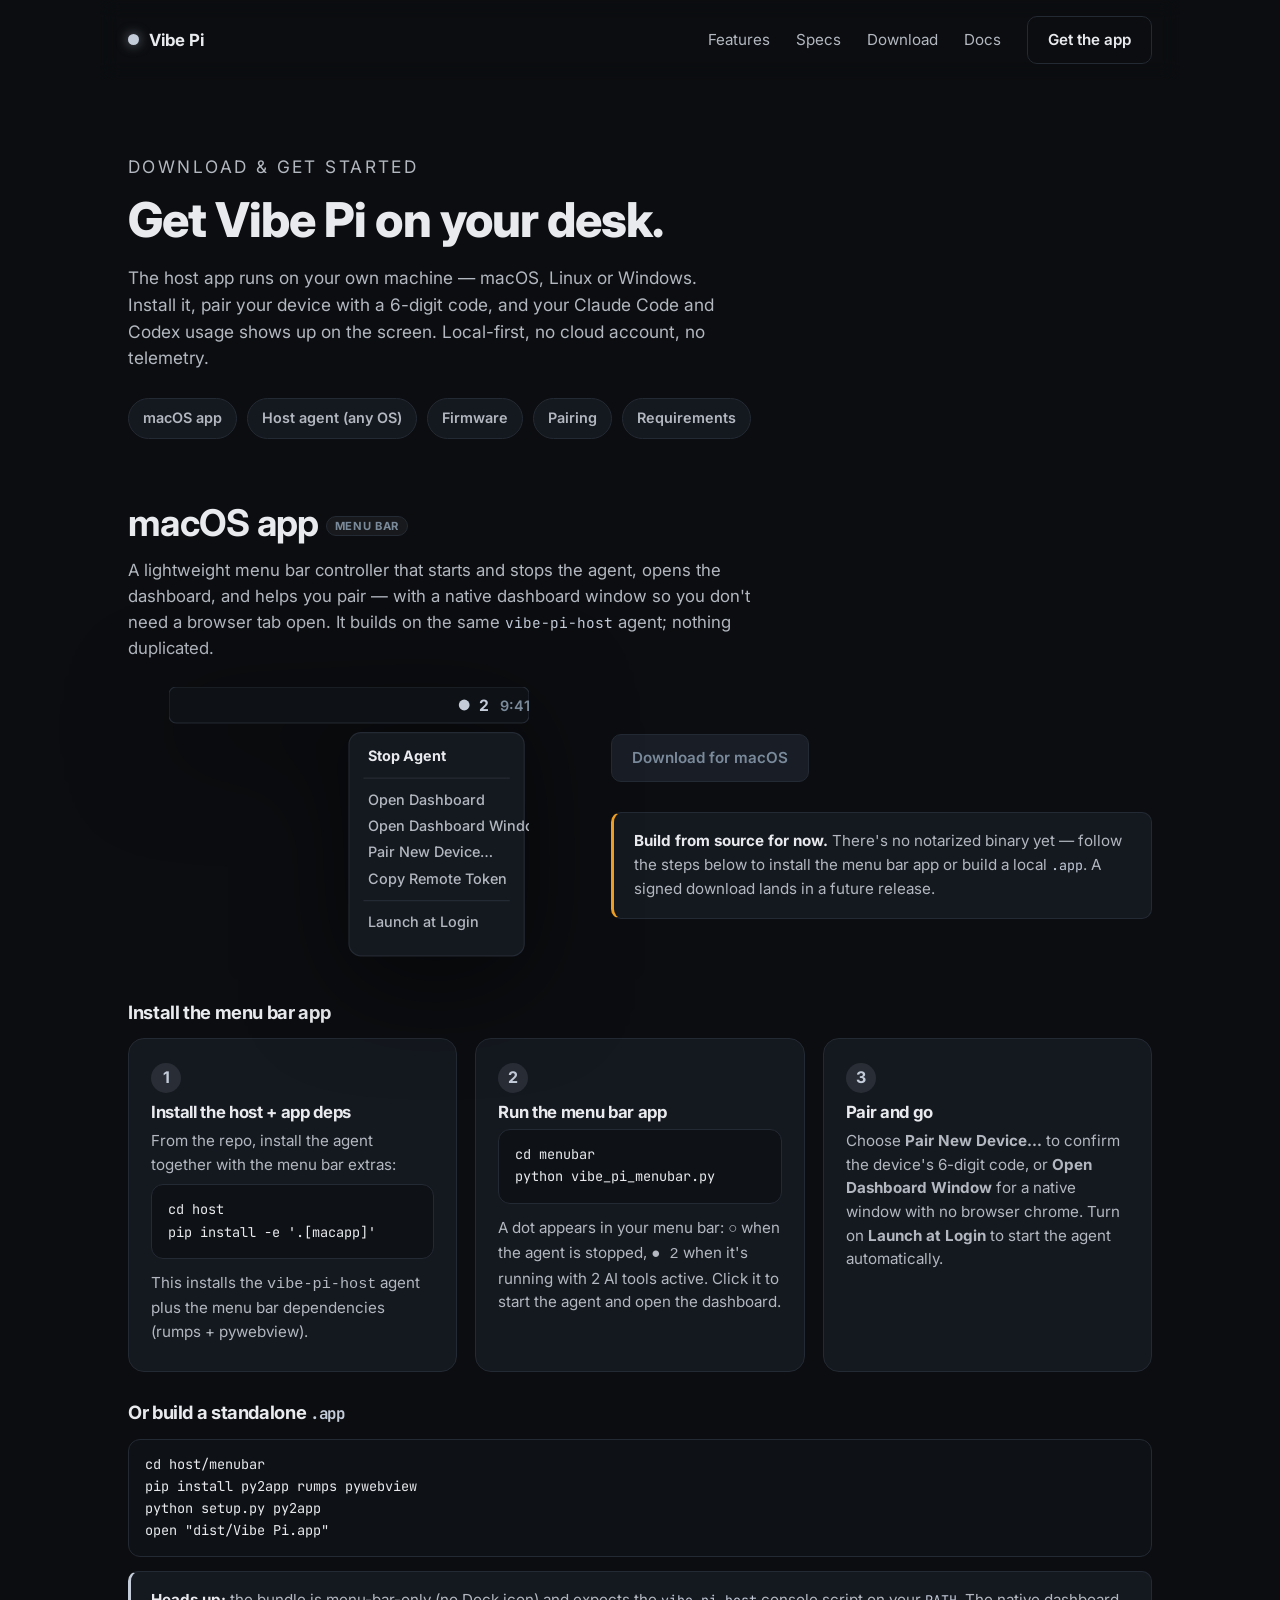
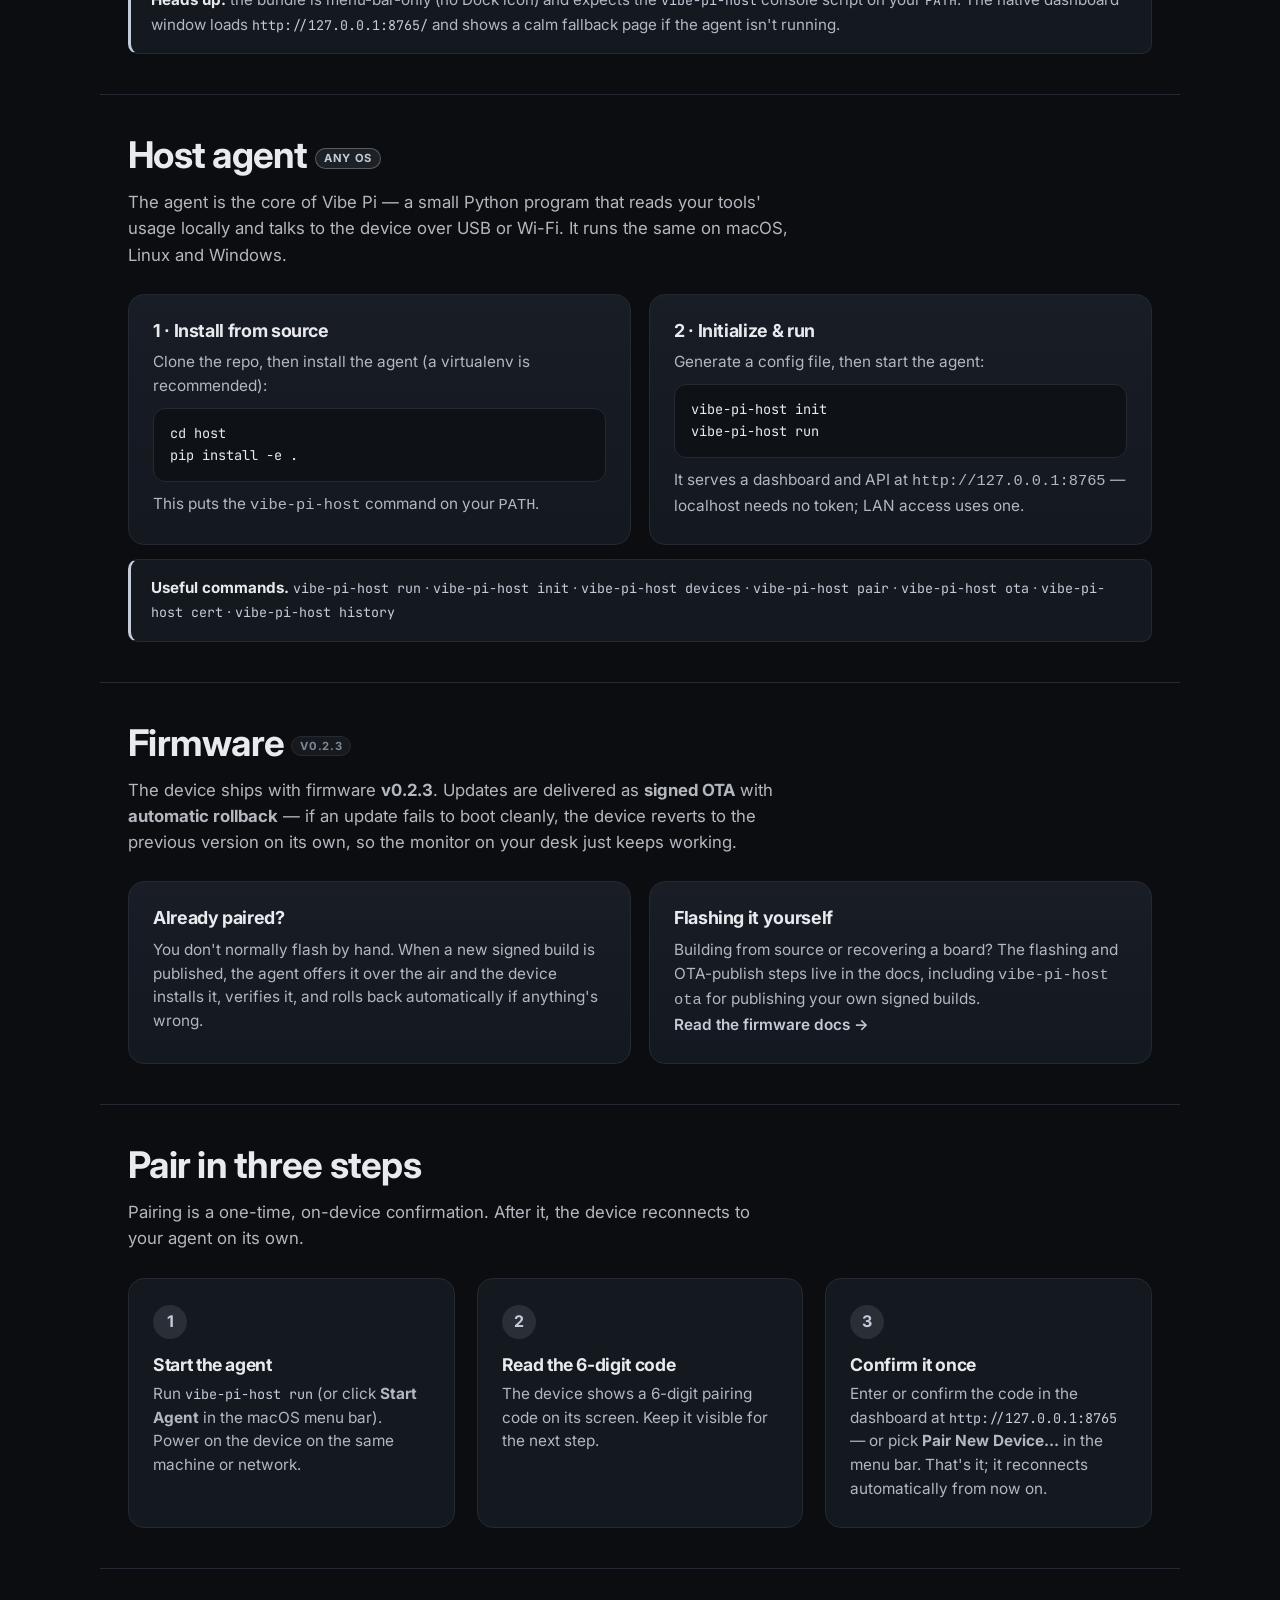
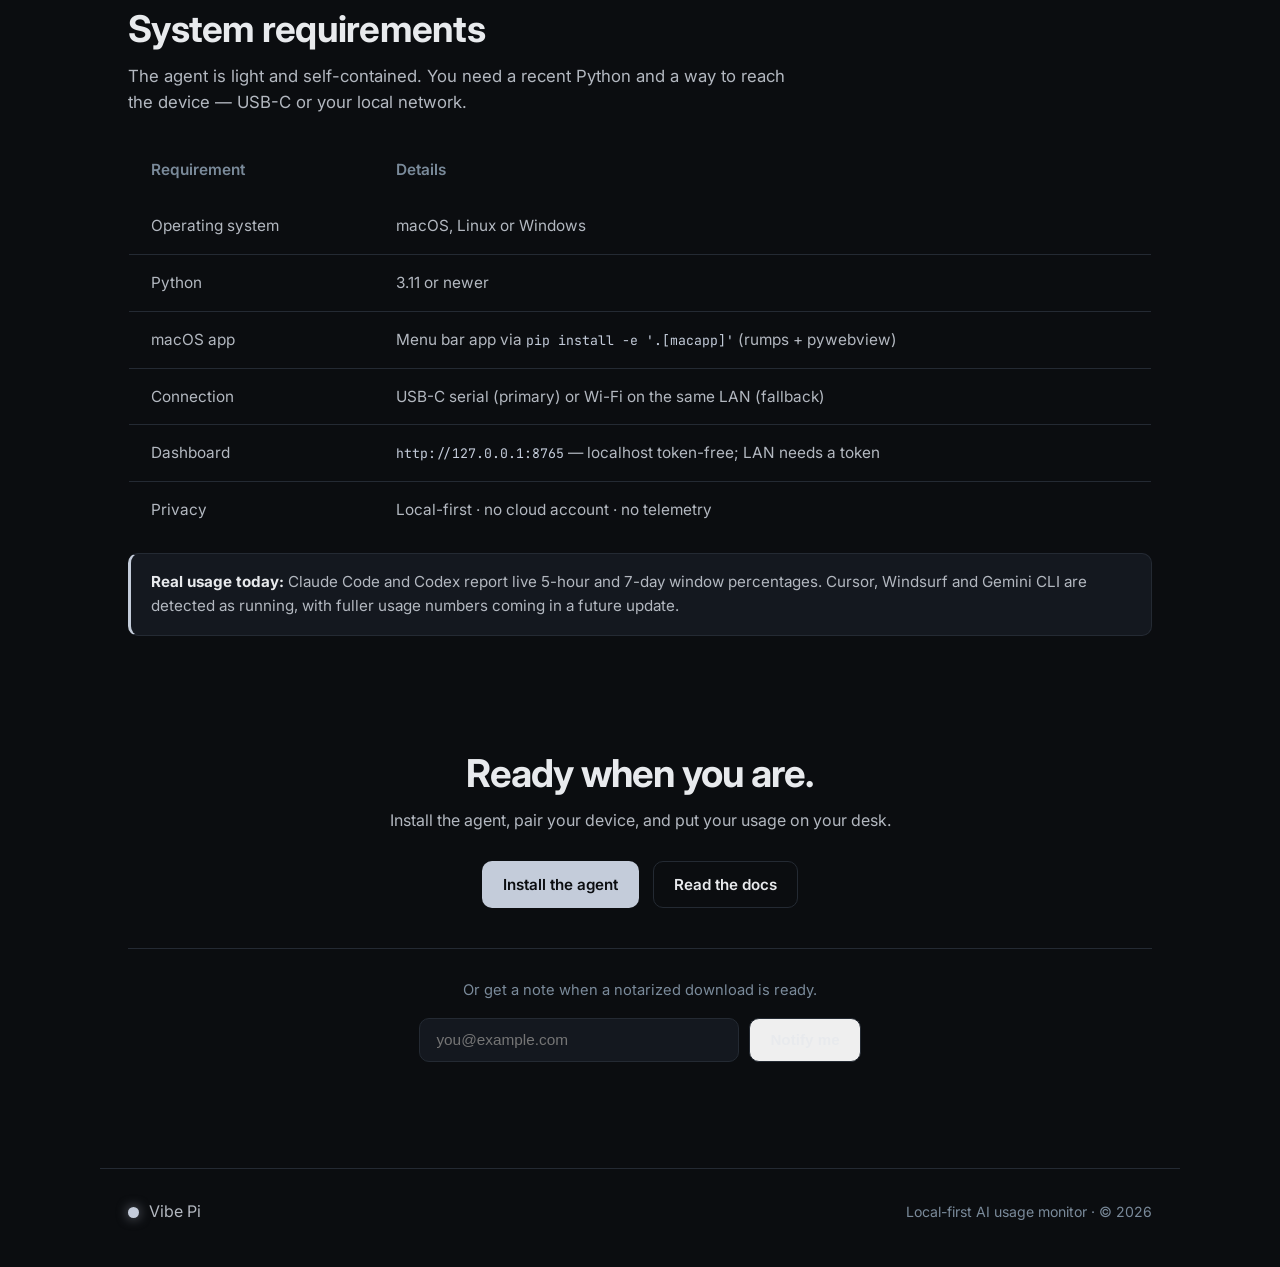
<file: website/download.html>
<!DOCTYPE html>
<html lang="en">
<head>
<meta charset="UTF-8" />
<meta name="viewport" content="width=device-width, initial-scale=1.0" />
<title>Download Vibe Pi — get it on your desk</title>
<meta name="description" content="Get the Vibe Pi host app. Install the macOS menu bar app or the cross-platform vibe-pi-host agent from source, pair your device with a 6-digit code, and put your AI usage on your desk. Local-first, no cloud account." />
<link rel="preconnect" href="https://fonts.googleapis.com" />
<link rel="preconnect" href="https://fonts.gstatic.com" crossorigin />
<link href="https://fonts.googleapis.com/css2?family=Inter:wght@400;500;600;700;800&family=JetBrains+Mono:wght@500;700&display=swap" rel="stylesheet" />
<link rel="stylesheet" href="styles.css" />
<link rel="stylesheet" href="download.css" />
</head>
<body>

<!-- ── Nav (canonical, shared across all pages) ──────────── -->
<header class="nav">
  <a class="brand" href="index.html#top"><span class="brand-dot"></span> Vibe&nbsp;Pi</a>
  <nav class="nav-links" id="navLinks">
    <a href="index.html#features">Features</a>
    <a href="index.html#specs">Specs</a>
    <a class="active" href="download.html">Download</a>
    <a href="docs.html">Docs</a>
    <a class="btn btn-ghost" href="download.html">Get the app</a>
  </nav>
  <button class="nav-toggle" id="navToggle" aria-label="Menu">☰</button>
</header>

<main id="top">

<!-- ── Page hero ─────────────────────────────────────── -->
<section class="page-hero">
  <div class="reveal">
    <p class="eyebrow">Download &amp; get started</p>
    <h1>Get Vibe Pi on your desk.</h1>
    <p>
      The host app runs on your own machine — macOS, Linux or Windows. Install it,
      pair your device with a 6-digit code, and your Claude&nbsp;Code and Codex
      usage shows up on the screen. Local-first, no cloud account, no telemetry.
    </p>
  </div>

  <!-- Quick jump chips -->
  <div class="dl-jump reveal" aria-label="Jump to a section">
    <a class="dl-chip" href="#macos">macOS app</a>
    <a class="dl-chip" href="#agent">Host agent (any OS)</a>
    <a class="dl-chip" href="#firmware">Firmware</a>
    <a class="dl-chip" href="#pairing">Pairing</a>
    <a class="dl-chip" href="#requirements">Requirements</a>
  </div>
</section>

<!-- ── macOS app ─────────────────────────────────────── -->
<section id="macos" class="dl-section">
  <div class="section-head reveal">
    <h2>macOS app <span class="badge">menu bar</span></h2>
    <p class="section-lead">
      A lightweight menu bar controller that starts and stops the agent, opens the
      dashboard, and helps you pair — with a native dashboard window so you don't
      need a browser tab open. It builds on the same <code>vibe-pi-host</code>
      agent; nothing duplicated.
    </p>
  </div>

  <div class="dl-stage reveal">
    <!-- Visual: a tiny menu-bar drop-down, drawn in inline SVG (no image files) -->
    <div class="dl-visual">
      <svg viewBox="0 0 300 232" class="dl-menubar" role="img" aria-label="Vibe Pi menu bar item showing a filled dot and the number 2, with a drop-down menu">
        <!-- menu bar strip -->
        <rect x="0" y="0" width="300" height="30" rx="6" fill="#0E1116" stroke="#242a33" />
        <circle cx="246" cy="15" r="4.5" fill="#C4CCDA" />
        <text x="258" y="20" class="dl-mb-num">2</text>
        <text x="276" y="20" class="dl-mb-clock">9:41</text>
        <!-- drop-down panel -->
        <rect x="150" y="38" width="146" height="186" rx="10" fill="#14181F" stroke="#242a33" />
        <text x="166" y="62" class="dl-mb-item dl-mb-strong">Stop Agent</text>
        <line x1="162" y1="76" x2="284" y2="76" stroke="#242a33" />
        <text x="166" y="98" class="dl-mb-item">Open Dashboard</text>
        <text x="166" y="120" class="dl-mb-item">Open Dashboard Window</text>
        <text x="166" y="142" class="dl-mb-item">Pair New Device…</text>
        <text x="166" y="164" class="dl-mb-item">Copy Remote Token</text>
        <line x1="162" y1="178" x2="284" y2="178" stroke="#242a33" />
        <text x="166" y="200" class="dl-mb-item">Launch at Login</text>
      </svg>
    </div>

    <div class="dl-install">
      <a class="btn btn-primary dl-disabled" role="button" aria-disabled="true" tabindex="-1">Download for macOS</a>
      <p class="note note-warn dl-note-tight">
        <strong>Build from source for now.</strong> There's no notarized binary yet —
        follow the steps below to install the menu bar app or build a local
        <code>.app</code>. A signed download lands in a future release.
      </p>
    </div>
  </div>

  <h3 class="dl-subhead reveal">Install the menu bar app</h3>
  <ol class="mock-steps dl-steps reveal">
    <li><span class="step">1</span>
      <h3>Install the host + app deps</h3>
      <p>From the repo, install the agent together with the menu bar extras:</p>
      <pre class="dl-code"><code>cd host
pip install -e '.[macapp]'</code></pre>
      <p>This installs the <code>vibe-pi-host</code> agent plus the menu bar
         dependencies (rumps + pywebview).</p>
    </li>
    <li><span class="step">2</span>
      <h3>Run the menu bar app</h3>
      <pre class="dl-code"><code>cd menubar
python vibe_pi_menubar.py</code></pre>
      <p>A dot appears in your menu bar: <code>○</code> when the agent is stopped,
         <code>●&nbsp;2</code> when it's running with 2 AI tools active. Click it to
         start the agent and open the dashboard.</p>
    </li>
    <li><span class="step">3</span>
      <h3>Pair and go</h3>
      <p>Choose <strong>Pair New Device…</strong> to confirm the device's 6-digit
         code, or <strong>Open Dashboard Window</strong> for a native window with no
         browser chrome. Turn on <strong>Launch at Login</strong> to start the agent
         automatically.</p>
    </li>
  </ol>

  <h3 class="dl-subhead reveal">Or build a standalone <code>.app</code></h3>
  <div class="reveal">
    <pre class="dl-code"><code>cd host/menubar
pip install py2app rumps pywebview
python setup.py py2app
open "dist/Vibe Pi.app"</code></pre>
    <p class="note dl-note-tight">
      <strong>Heads up:</strong> the bundle is menu-bar-only (no Dock icon) and
      expects the <code>vibe-pi-host</code> console script on your <code>PATH</code>.
      The native dashboard window loads <code>http://127.0.0.1:8765/</code> and shows
      a calm fallback page if the agent isn't running.
    </p>
  </div>
</section>

<!-- ── Host agent (cross-platform) ───────────────────── -->
<section id="agent" class="dl-section">
  <div class="section-head reveal">
    <h2>Host agent <span class="badge badge-live">any OS</span></h2>
    <p class="section-lead">
      The agent is the core of Vibe&nbsp;Pi — a small Python program that reads your
      tools' usage locally and talks to the device over USB or Wi-Fi. It runs the
      same on macOS, Linux and Windows.
    </p>
  </div>

  <div class="grid-2">
    <article class="card reveal">
      <h3>1 · Install from source</h3>
      <p>Clone the repo, then install the agent (a virtualenv is recommended):</p>
      <pre class="dl-code"><code>cd host
pip install -e .</code></pre>
      <p>This puts the <code>vibe-pi-host</code> command on your <code>PATH</code>.</p>
    </article>
    <article class="card reveal">
      <h3>2 · Initialize &amp; run</h3>
      <p>Generate a config file, then start the agent:</p>
      <pre class="dl-code"><code>vibe-pi-host init
vibe-pi-host run</code></pre>
      <p>It serves a dashboard and API at
         <code>http://127.0.0.1:8765</code> — localhost needs no token; LAN access
         uses one.</p>
    </article>
  </div>

  <p class="note dl-note-tight reveal">
    <strong>Useful commands.</strong>
    <code>vibe-pi-host run</code> ·
    <code>vibe-pi-host init</code> ·
    <code>vibe-pi-host devices</code> ·
    <code>vibe-pi-host pair</code> ·
    <code>vibe-pi-host ota</code> ·
    <code>vibe-pi-host cert</code> ·
    <code>vibe-pi-host history</code>
  </p>
</section>

<!-- ── Firmware ──────────────────────────────────────── -->
<section id="firmware" class="dl-section">
  <div class="section-head reveal">
    <h2>Firmware <span class="badge">v0.2.3</span></h2>
    <p class="section-lead">
      The device ships with firmware <strong>v0.2.3</strong>. Updates are delivered
      as <strong>signed OTA</strong> with <strong>automatic rollback</strong> — if an
      update fails to boot cleanly, the device reverts to the previous version on its
      own, so the monitor on your desk just keeps working.
    </p>
  </div>

  <div class="grid-2 reveal">
    <article class="card">
      <h3>Already paired?</h3>
      <p>You don't normally flash by hand. When a new signed build is published, the
         agent offers it over the air and the device installs it, verifies it, and
         rolls back automatically if anything's wrong.</p>
    </article>
    <article class="card">
      <h3>Flashing it yourself</h3>
      <p>Building from source or recovering a board? The flashing and OTA-publish
         steps live in the docs, including <code>vibe-pi-host ota</code> for
         publishing your own signed builds.</p>
      <p><a class="dl-link" href="docs.html">Read the firmware docs →</a></p>
    </article>
  </div>
</section>

<!-- ── Pairing quickstart ────────────────────────────── -->
<section id="pairing" class="dl-section">
  <div class="section-head reveal">
    <h2>Pair in three steps</h2>
    <p class="section-lead">
      Pairing is a one-time, on-device confirmation. After it, the device reconnects
      to your agent on its own.
    </p>
  </div>

  <ol class="how-ol dl-pair reveal">
    <li>
      <span class="step">1</span>
      <h3>Start the agent</h3>
      <p>Run <code>vibe-pi-host run</code> (or click <strong>Start Agent</strong> in
         the macOS menu bar). Power on the device on the same machine or network.</p>
    </li>
    <li>
      <span class="step">2</span>
      <h3>Read the 6-digit code</h3>
      <p>The device shows a 6-digit pairing code on its screen. Keep it visible for
         the next step.</p>
    </li>
    <li>
      <span class="step">3</span>
      <h3>Confirm it once</h3>
      <p>Enter or confirm the code in the dashboard at
         <code>http://127.0.0.1:8765</code> — or pick <strong>Pair New Device…</strong>
         in the menu bar. That's it; it reconnects automatically from now on.</p>
    </li>
  </ol>
</section>

<!-- ── System requirements ───────────────────────────── -->
<section id="requirements" class="dl-section">
  <div class="section-head reveal">
    <h2>System requirements</h2>
    <p class="section-lead">
      The agent is light and self-contained. You need a recent Python and a way to
      reach the device — USB-C or your local network.
    </p>
  </div>

  <table class="data reveal">
    <thead>
      <tr><th>Requirement</th><th>Details</th></tr>
    </thead>
    <tbody>
      <tr><td>Operating system</td><td>macOS, Linux or Windows</td></tr>
      <tr><td>Python</td><td>3.11 or newer</td></tr>
      <tr><td>macOS app</td><td>Menu bar app via <code>pip install -e '.[macapp]'</code> (rumps + pywebview)</td></tr>
      <tr><td>Connection</td><td>USB-C serial (primary) or Wi-Fi on the same LAN (fallback)</td></tr>
      <tr><td>Dashboard</td><td><code>http://127.0.0.1:8765</code> — localhost token-free; LAN needs a token</td></tr>
      <tr><td>Privacy</td><td>Local-first · no cloud account · no telemetry</td></tr>
    </tbody>
  </table>

  <div class="note dl-note-tight reveal">
    <strong>Real usage today:</strong> Claude&nbsp;Code and Codex report live 5-hour
    and 7-day window percentages. Cursor, Windsurf and Gemini&nbsp;CLI are detected as
    running, with fuller usage numbers coming in a future update.
  </div>
</section>

<!-- ── CTA ───────────────────────────────────────────── -->
<section id="get" class="getone reveal">
  <h2>Ready when you are.</h2>
  <p>Install the agent, pair your device, and put your usage on your desk.</p>
  <div class="cta-row cta-center">
    <a class="btn btn-primary" href="#agent">Install the agent</a>
    <a class="btn btn-ghost" href="docs.html">Read the docs</a>
  </div>

  <div class="signup-block">
    <p class="signup-lead">Or get a note when a notarized download is ready.</p>
    <form class="signup" onsubmit="return vibe_notify(event)">
      <input type="email" name="email" placeholder="you@example.com" required aria-label="Email" />
      <button class="btn btn-ghost" type="submit">Notify me</button>
    </form>
    <p class="micro" id="signupMsg"></p>
  </div>
</section>

</main>

<!-- ── Footer (canonical, shared across all pages) ───────── -->
<footer class="foot">
  <span><span class="brand-dot"></span> Vibe Pi</span>
  <span class="muted">Local-first AI usage monitor · © 2026</span>
</footer>

<script src="app.js"></script>
</body>
</html>
</file>
<file: website/styles.css>
/* Vibe Pi — landing page
   Palette mirrors the device's "calm" system: cool white on near-black,
   color reserved for warnings, slate accents, a single soft glow. */

:root {
  --bg:        #0B0D10;
  --bg-2:      #0E1116;
  --panel:     #14181F;
  --panel-2:   #181D26;
  --line:      #242a33;
  --track:     #242730;
  --text:      #E8EAED;
  --text-2:    #B3B8C0;
  --text-3:    #7A8A9A;
  --slate:     #C4CCDA;
  --warn:      #F0A024;
  --low:       #CE5648;
  --radius:    16px;
  --maxw:      1080px;
}

* { box-sizing: border-box; margin: 0; padding: 0; }

html { scroll-behavior: smooth; }

body {
  background:
    radial-gradient(1200px 600px at 78% -8%, rgba(124,150,180,0.10), transparent 60%),
    var(--bg);
  color: var(--text);
  font-family: "Inter", system-ui, -apple-system, sans-serif;
  line-height: 1.55;
  -webkit-font-smoothing: antialiased;
  overflow-x: hidden;
}

a { color: inherit; text-decoration: none; }
h1, h2, h3 { letter-spacing: -0.02em; line-height: 1.1; }

/* ── Nav ── */
.nav {
  position: sticky; top: 0; z-index: 50;
  display: flex; align-items: center; justify-content: space-between;
  padding: 16px 28px;
  max-width: var(--maxw); margin: 0 auto;
  backdrop-filter: blur(10px);
}
.brand { display: flex; align-items: center; gap: 10px; font-weight: 700; font-size: 1.05rem; }
.brand-dot {
  width: 11px; height: 11px; border-radius: 50%;
  background: var(--slate);
  box-shadow: 0 0 12px rgba(196,204,218,0.55);
}
.nav-links { display: flex; align-items: center; gap: 26px; font-size: 0.95rem; color: var(--text-2); }
.nav-links a:hover { color: var(--text); }
.nav-toggle { display: none; background: none; border: 0; color: var(--text); font-size: 1.4rem; cursor: pointer; }

/* ── Buttons ── */
.btn {
  display: inline-block; border-radius: 10px; padding: 11px 20px;
  font-weight: 600; font-size: 0.95rem; cursor: pointer; border: 1px solid transparent;
  transition: transform .12s ease, background .2s ease, border-color .2s ease;
}
.btn:active { transform: translateY(1px); }
.btn-primary { background: var(--slate); color: #0B0D10; }
.btn-primary:hover { background: #d6dde8; }
.btn-ghost { border-color: var(--line); color: var(--text); }
.btn-ghost:hover { border-color: var(--text-3); background: rgba(255,255,255,0.03); }

/* ── Hero ── */
.hero {
  max-width: var(--maxw); margin: 0 auto;
  padding: 56px 28px 40px;
  display: grid; grid-template-columns: 1.05fr 0.95fr; gap: 40px; align-items: center;
}
.eyebrow { color: var(--text-3); font-size: 0.85rem; text-transform: uppercase; letter-spacing: 0.14em; margin-bottom: 16px; }
.hero h1 { font-size: clamp(2.1rem, 5vw, 3.5rem); font-weight: 800; }
.lede { color: var(--text-2); font-size: 1.08rem; margin: 22px 0 28px; max-width: 36ch; }
.cta-row { display: flex; gap: 14px; flex-wrap: wrap; }
.trust { color: var(--text-3); font-size: 0.85rem; margin-top: 20px; }

/* ── Device face ── */
.hero-device { position: relative; display: flex; justify-content: center; align-items: center; }
.bezel {
  position: relative; z-index: 2;
  width: min(420px, 82vw); aspect-ratio: 1; border-radius: 50%;
  background: radial-gradient(circle at 50% 38%, #15171c 0%, #050608 78%);
  padding: 14px;
  box-shadow: 0 30px 80px rgba(0,0,0,0.6), inset 0 0 0 2px #1b1e24, inset 0 0 60px rgba(0,0,0,0.7);
}
.face { width: 100%; height: 100%; display: block; }
.face text { font-family: "Inter", sans-serif; }
.t-tag  { fill: #55585F; font-size: 22px; font-weight: 600; letter-spacing: 0.02em; }
.t-tool { fill: var(--text-2); font-size: 26px; font-weight: 600; }
.t-hero { fill: var(--text); font-size: 92px; font-weight: 800; letter-spacing: -0.03em; }
.t-sub  { fill: var(--text-3); font-size: 21px; font-weight: 500; }
.glow {
  position: absolute; z-index: 1; width: 70%; aspect-ratio: 1; border-radius: 50%;
  background: radial-gradient(circle, rgba(124,150,180,0.18), transparent 70%);
  filter: blur(30px);
}

/* ── Tools strip ── */
.tools {
  max-width: var(--maxw); margin: 8px auto 0; padding: 22px 28px;
  display: flex; align-items: center; gap: 26px; flex-wrap: wrap;
  border-top: 1px solid var(--line); border-bottom: 1px solid var(--line);
}
.tools-label { color: var(--text-3); font-size: 0.8rem; text-transform: uppercase; letter-spacing: 0.14em; }
.tools ul { list-style: none; display: flex; gap: 30px; flex-wrap: wrap; }
.tools li { color: var(--text-2); font-weight: 600; font-size: 1rem; }

/* ── Sections ── */
section { scroll-margin-top: 80px; }
.features, .how, .specs, .getone,
.seeit, .faq { max-width: var(--maxw); margin: 0 auto; padding: 76px 28px; }
.features h2, .how h2, .seeit h2, .faq h2 { font-size: clamp(1.6rem, 3.4vw, 2.3rem); margin-bottom: 38px; }

/* Shared standfirst paragraph (the .section-head wrapper is defined once
   in the shared building-blocks block lower in this file). */
.section-lead { color: var(--text-2); font-size: 1.05rem; max-width: 60ch; }

.grid { display: grid; grid-template-columns: repeat(3, 1fr); gap: 18px; }
/* Generic 2-column grid for sub-pages (download/docs); collapses on mobile */
.grid-2 { display: grid; grid-template-columns: repeat(2, 1fr); gap: 18px; }
.card {
  background: linear-gradient(180deg, var(--panel-2), var(--panel));
  border: 1px solid var(--line); border-radius: var(--radius);
  padding: 26px 24px;
}
.card h3 { font-size: 1.12rem; margin-bottom: 10px; }
.card p { color: var(--text-2); font-size: 0.96rem; }

/* ── How / stepped lists (reusable: .how + .mock-steps share styling) ── */
.how ol, .mock-steps { list-style: none; display: grid; gap: 22px; }
.how ol { grid-template-columns: repeat(3, 1fr); }
.how li, .mock-steps li { background: var(--panel); border: 1px solid var(--line); border-radius: var(--radius); padding: 26px 24px; }
.how .step, .mock-steps .step {
  display: inline-flex; align-items: center; justify-content: center;
  width: 34px; height: 34px; border-radius: 50%;
  background: rgba(196,204,218,0.12); color: var(--slate);
  font-weight: 700; margin-bottom: 16px;
}
.how h3, .mock-steps h3 { font-size: 1.1rem; margin-bottom: 8px; }
.how p, .mock-steps p { color: var(--text-2); font-size: 0.96rem; }
.how code, .specs code { font-family: "JetBrains Mono", monospace; font-size: 0.88em; color: var(--slate); }

/* The "see it work" mockup + cycling tool-face classes (.seeit-stage, .mock*,
   .m-*) live in the HOME-PAGE SECTIONS block lower in this file. */

/* ── Specs / generic data tables (reusable on docs page) ── */
.specs h2 { font-size: clamp(1.6rem, 3.4vw, 2.3rem); margin-bottom: 30px; }
.spec-table, .data-table {
  width: 100%; border-collapse: collapse;
  border: 1px solid var(--line); border-radius: var(--radius); overflow: hidden;
}
.spec-table th, .spec-table td,
.data-table th, .data-table td {
  text-align: left; padding: 16px 22px; border-bottom: 1px solid var(--line);
  font-size: 0.96rem; vertical-align: top;
}
.spec-table tr:last-child th, .spec-table tr:last-child td,
.data-table tr:last-child th, .data-table tr:last-child td { border-bottom: 0; }
.spec-table th[scope="row"] { color: var(--text-3); font-weight: 600; width: 30%; white-space: nowrap; }
.spec-table td { color: var(--text); }
/* Column-header variant for docs tables */
.data-table thead th { color: var(--text-3); font-weight: 600; background: var(--panel); }
.data-table td { color: var(--text-2); }

/* ── FAQ (reusable: native <details> disclosure) ── */
.faq-list { display: grid; gap: 12px; }
.faq-item {
  background: var(--panel); border: 1px solid var(--line); border-radius: var(--radius);
  padding: 0 22px;
}
.faq-item summary {
  list-style: none; cursor: pointer;
  padding: 20px 0; font-weight: 600; font-size: 1.02rem;
  display: flex; align-items: center; justify-content: space-between; gap: 16px;
}
.faq-item summary::-webkit-details-marker { display: none; }
.faq-item summary::after { content: "+"; color: var(--text-3); font-weight: 400; font-size: 1.3rem; }
.faq-item[open] summary::after { content: "–"; }
.faq-item p { color: var(--text-2); font-size: 0.96rem; padding: 0 0 22px; max-width: 64ch; }
.faq-item a { color: var(--slate); }
.faq-item a:hover { text-decoration: underline; }
.faq-item code { font-family: "JetBrains Mono", monospace; font-size: 0.88em; color: var(--slate); }

/* ── Badges (reusable inline status pills) ── */
.badge {
  display: inline-block; vertical-align: middle;
  font-size: 0.7rem; font-weight: 700; text-transform: uppercase; letter-spacing: 0.06em;
  padding: 3px 8px; border-radius: 999px;
  background: rgba(255,255,255,0.05); border: 1px solid var(--line); color: var(--text-3);
}
.badge-live { color: var(--slate); border-color: rgba(196,204,218,0.35); background: rgba(196,204,218,0.10); }
.badge-warn { color: var(--warn); border-color: rgba(240,160,36,0.35); background: rgba(240,160,36,0.10); }

/* ── Note / callout block (reusable for docs tips & download requirements) ── */
.note {
  border: 1px solid var(--line); border-left: 3px solid var(--slate);
  border-radius: 10px; background: var(--panel);
  padding: 16px 20px; color: var(--text-2); font-size: 0.95rem;
}
.note strong { color: var(--text); }
.note.note-warn { border-left-color: var(--warn); }
.note code { font-family: "JetBrains Mono", monospace; font-size: 0.88em; color: var(--slate); }

/* ── Page hero — simpler centered hero for sub-pages (download/docs) ── */
.page-hero { max-width: var(--maxw); margin: 0 auto; padding: 56px 28px 24px; }
.page-hero .eyebrow { margin-bottom: 14px; }
.page-hero h1 { font-size: clamp(1.9rem, 4.4vw, 3rem); font-weight: 800; }
.page-hero p { color: var(--text-2); font-size: 1.08rem; margin-top: 18px; max-width: 56ch; }

/* ── Docs layout — sticky sidebar + content (for docs.html) ── */
.docs-layout {
  max-width: var(--maxw); margin: 0 auto; padding: 24px 28px 76px;
  display: grid; grid-template-columns: 220px 1fr; gap: 44px; align-items: start;
}
.sidebar { position: sticky; top: 84px; align-self: start; }
.sidebar nav { display: flex; flex-direction: column; gap: 4px; }
.sidebar a {
  color: var(--text-2); font-size: 0.95rem; padding: 7px 12px; border-radius: 8px;
  border-left: 2px solid transparent;
}
.sidebar a:hover { color: var(--text); background: rgba(255,255,255,0.03); }
.sidebar a.active { color: var(--text); border-left-color: var(--slate); }
.docs-content { min-width: 0; }
.docs-content h2 { font-size: clamp(1.4rem, 3vw, 2rem); margin: 40px 0 16px; }
.docs-content h2:first-child { margin-top: 0; }
.docs-content h3 { font-size: 1.15rem; margin: 26px 0 10px; }
.docs-content p, .docs-content li { color: var(--text-2); }
.docs-content p { margin-bottom: 14px; }
.docs-content ul, .docs-content ol { margin: 0 0 16px 20px; }
.docs-content li { margin-bottom: 6px; }
.docs-content code { font-family: "JetBrains Mono", monospace; font-size: 0.88em; color: var(--slate); }
.docs-content pre {
  background: var(--bg-2); border: 1px solid var(--line); border-radius: 12px;
  padding: 16px 18px; overflow-x: auto; margin-bottom: 18px;
}
.docs-content pre code { color: var(--text); font-size: 0.86rem; }

/* ── CTA ── */
.getone { text-align: center; }
.getone h2 { font-size: clamp(1.7rem, 3.6vw, 2.4rem); }
.getone > p { color: var(--text-2); margin: 14px 0 28px; }
.cta-center { justify-content: center; }
.signup-block { margin-top: 40px; padding-top: 30px; border-top: 1px solid var(--line); }
.signup-lead { color: var(--text-3); font-size: 0.92rem; margin-bottom: 16px; }
.signup { display: flex; gap: 10px; justify-content: center; flex-wrap: wrap; }
.signup input {
  background: var(--panel); border: 1px solid var(--line); border-radius: 10px;
  color: var(--text); padding: 12px 16px; font-size: 0.96rem; width: min(320px, 80vw);
}
.signup input:focus { outline: none; border-color: var(--text-3); }
.micro { color: var(--text-3); font-size: 0.85rem; margin-top: 14px; min-height: 1.2em; }

/* ── Footer ── */
.foot {
  max-width: var(--maxw); margin: 0 auto; padding: 30px 28px 50px;
  display: flex; justify-content: space-between; align-items: center; gap: 16px;
  border-top: 1px solid var(--line); color: var(--text-2);
}
.foot .brand-dot { display: inline-block; margin-right: 6px; vertical-align: middle; }
.muted { color: var(--text-3); font-size: 0.88rem; }

/* ══════════════════════════════════════════════════════════════════════
   SHARED, REUSABLE CLASSES — additive helpers
   The primary, reusable components (.page-hero, .section-lead, .grid-2,
   .badge, .note, .spec-table/.data-table, .sidebar, .faq-list/.faq-item)
   are all defined and commented in the sections ABOVE. The few additions
   below extend those (a table.data alias, a sidebar grouping label, and a
   bare-<details> FAQ variant) so download.html / docs.html have what they
   need. Avoid redefining the components above — extend them here. */

/* .data alias for column-header tables: same look as .data-table, for markup
   that prefers <table class="data"> over <table class="data-table">. */
table.data {
  width: 100%; border-collapse: collapse;
  border: 1px solid var(--line); border-radius: var(--radius); overflow: hidden;
}
table.data th, table.data td {
  text-align: left; padding: 16px 22px; border-bottom: 1px solid var(--line);
  font-size: 0.96rem; vertical-align: top;
}
table.data th { color: var(--text-3); font-weight: 600; }
table.data td { color: var(--text-2); }
table.data tr:last-child th, table.data tr:last-child td { border-bottom: 0; }
table.data code { font-family: "JetBrains Mono", monospace; font-size: 0.86em; color: var(--slate); }

/* Sidebar grouping label + list variant — pairs with the .sidebar block above
   for docs pages that want grouped sections (h4 heading + <ul> of links). */
.sidebar h4 { color: var(--text-3); font-size: 0.78rem; text-transform: uppercase; letter-spacing: 0.12em; margin: 18px 0 10px; }
.sidebar h4:first-child { margin-top: 0; }
.sidebar ul { list-style: none; display: flex; flex-direction: column; gap: 4px; }
.sidebar ul a { padding: 7px 10px; }

/* FAQ — also style a bare <details> inside a .faq section, so either
   <div class="faq-item"> wrappers or plain <details> markup works. */
.faq h2 { font-size: clamp(1.6rem, 3.4vw, 2.3rem); margin-bottom: 14px; }
.faq .section-lead { margin-bottom: 30px; }
.faq details {
  background: var(--panel); border: 1px solid var(--line); border-radius: var(--radius);
  padding: 0 22px;
}
.faq summary {
  cursor: pointer; list-style: none;
  padding: 20px 0; font-weight: 600; font-size: 1.02rem;
  display: flex; align-items: center; justify-content: space-between; gap: 16px;
}
.faq summary::-webkit-details-marker { display: none; }
.faq summary::after { content: "+"; color: var(--text-3); font-weight: 400; font-size: 1.3rem; }
.faq details[open] summary::after { content: "–"; }
.faq details p { color: var(--text-2); font-size: 0.96rem; padding: 0 0 22px; max-width: 64ch; }
.faq details p a { color: var(--slate); }
.faq details p code { font-family: "JetBrains Mono", monospace; font-size: 0.88em; color: var(--slate); }

/* ── .section-head ──
   Heading + standfirst wrapper used above grids/lists on any page. */
.section-head { margin-bottom: 30px; }
.section-head h2 { font-size: clamp(1.6rem, 3.4vw, 2.3rem); margin-bottom: 14px; }
.section-head .section-lead { margin: 0; }

/* ══════════════════════════════════════════════════════════════════════
   HOME-PAGE SECTIONS
   ══════════════════════════════════════════════════════════════════════ */

/* ── "See it work" — section copy, then a copy / mockup / captions row ── */
.seeit { display: grid; grid-template-columns: 1fr; gap: 30px; }
.seeit .section-head { max-width: 62ch; }
.seeit-stage {
  display: grid; grid-template-columns: 0.85fr 1.15fr; gap: 44px; align-items: center;
}

/* The smaller "cycling" device — its own self-contained mockup (not the hero). */
.mock { position: relative; display: flex; justify-content: center; align-items: center; }
.mock-bezel {
  position: relative; z-index: 2;
  width: min(300px, 72vw); aspect-ratio: 1; border-radius: 50%;
  background: radial-gradient(circle at 50% 38%, #15171c 0%, #050608 78%);
  padding: 12px;
  box-shadow: 0 24px 60px rgba(0,0,0,0.55), inset 0 0 0 2px #1b1e24, inset 0 0 48px rgba(0,0,0,0.7);
}
/* Stacked faces cross-fade; app.js toggles .is-on. CSS-only fallback (and
   reduced-motion) keeps the first face — Claude Code — visible. */
.mock-screen { position: relative; width: 100%; height: 100%; }
.mock-face {
  position: absolute; inset: 0; opacity: 0;
  transition: opacity .5s ease; pointer-events: none;
}
.mock-face.is-on { opacity: 1; }
.mock-svg { width: 100%; height: 100%; display: block; }
.mock-svg text { font-family: "Inter", sans-serif; }
.m-tool   { fill: var(--text-2); font-size: 17px; font-weight: 600; }
.m-hero   { fill: var(--text); font-size: 58px; font-weight: 800; letter-spacing: -0.03em; }
.m-sub    { fill: var(--text-3); font-size: 13px; font-weight: 500; }
.m-detect { fill: var(--text-3); font-size: 30px; font-weight: 700; }
.mock-glow {
  position: absolute; z-index: 1; width: 62%; aspect-ratio: 1; border-radius: 50%;
  background: radial-gradient(circle, rgba(124,150,180,0.18), transparent 70%);
  filter: blur(28px);
}

/* The numbered captions beside the mockup (reuses the .step pattern from .how) */
.mock-steps { list-style: none; display: grid; gap: 18px; }
.mock-steps li { color: var(--text-2); }
.mock-steps .step {
  display: inline-flex; align-items: center; justify-content: center;
  width: 30px; height: 30px; border-radius: 50%;
  background: rgba(196,204,218,0.12); color: var(--slate);
  font-weight: 700; margin-bottom: 10px;
}
.mock-steps h3 { font-size: 1.05rem; margin-bottom: 6px; color: var(--text); }
.mock-steps p { color: var(--text-2); font-size: 0.95rem; }

/* .spec-table (Specs) and .signup-block/.signup-lead (CTA) are defined once in
   the shared/CTA sections above; no home-only override needed. */

/* ── Reveal on scroll ── */
.reveal { opacity: 0; transform: translateY(16px); transition: opacity .6s ease, transform .6s ease; }
.reveal.in { opacity: 1; transform: none; }

/* ── Responsive ── */
@media (max-width: 860px) {
  .hero { grid-template-columns: 1fr; padding-top: 36px; }
  .hero-device { order: -1; }
  .grid, .how ol, .specs dl, .grid-2 { grid-template-columns: 1fr; }
  .specs div { border-bottom: 1px solid var(--line) !important; }
  /* "See it work" → stack copy / mockup / captions, mockup on top */
  .seeit-stage { grid-template-columns: 1fr; gap: 28px; }
  .mock { order: -1; }
  /* Docs sidebar → flow inline above content instead of sticking */
  .sidebar { position: static; top: auto; }
  .nav-links { display: none; position: absolute; top: 64px; right: 18px; flex-direction: column; background: var(--panel); border: 1px solid var(--line); border-radius: 12px; padding: 14px 18px; gap: 14px; }
  .nav-links.open { display: flex; }
  .nav-toggle { display: block; }
}

@media (prefers-reduced-motion: reduce) {
  .reveal { opacity: 1; transform: none; transition: none; }
  html { scroll-behavior: auto; }
  /* Mockup: no cross-fade. app.js already skips the cycler under reduced
     motion, so the first (real-data) face stays shown; kill the transition too. */
  .mock-face { transition: none; }
}
</file>
<file: website/docs.css>
/* ============================================================
   Vibe Pi — docs page layout
   reuses styles.css tokens; only adds doc shell + sidebar
   ============================================================ */

.docs-shell{
  max-width:var(--maxw);margin:0 auto;padding:34px 28px 40px;
  display:grid;grid-template-columns:230px 1fr;gap:48px;align-items:start;
}

/* sticky anchor sidebar (desktop) */
.docs-side{
  position:sticky;top:84px;align-self:start;
}
.docs-side .side-label{
  font-size:11px;font-weight:700;letter-spacing:1.5px;text-transform:uppercase;
  color:var(--text-3);padding:0 12px 12px;
}
.docs-side nav{display:flex;flex-direction:column;gap:2px}
.docs-side a{
  display:block;padding:8px 12px;border-radius:10px;
  font-size:14px;color:var(--text-2);border-left:2px solid transparent;
  transition:.16s;
}
.docs-side a:hover{color:var(--text);background:rgba(196,204,218,.05)}
.docs-side a.active{
  color:var(--text);border-left-color:var(--slate);
  background:rgba(196,204,218,.06);
}

/* doc body */
.docs-body{min-width:0}
.docs-head{margin-bottom:8px}
.docs-head h1{font-size:clamp(28px,4.4vw,40px);font-weight:800;letter-spacing:-.6px;line-height:1.1}
.docs-head p{color:var(--text-2);margin-top:14px;max-width:640px}

.doc-sec{padding-top:54px;scroll-margin-top:84px}
.doc-sec h2{
  font-size:clamp(20px,2.8vw,26px);font-weight:800;letter-spacing:-.4px;
  padding-bottom:10px;border-bottom:1px solid var(--line);
}
.doc-sec h3{font-size:16px;font-weight:700;margin-top:26px}
.doc-sec p{color:var(--text-2);font-size:15px;margin-top:14px}
.doc-sec ul{color:var(--text-2);font-size:15px;margin:14px 0 0 20px;display:flex;flex-direction:column;gap:8px}
.doc-sec ul li::marker{color:var(--text-3)}
.doc-sec a.inline{color:var(--slate);border-bottom:1px solid var(--line)}
.doc-sec a.inline:hover{border-bottom-color:var(--slate)}

/* inline + block code (reuses --mono + panel tokens) */
code{
  font-family:var(--mono);font-size:.88em;
  background:var(--panel-2);border:1px solid var(--line);
  border-radius:6px;padding:1.5px 6px;color:var(--text);
}
pre{
  margin-top:16px;background:var(--panel-2);border:1px solid var(--line);
  border-radius:12px;padding:18px 20px;overflow-x:auto;
}
pre code{
  background:none;border:none;padding:0;font-size:13px;
  color:var(--text);line-height:1.7;display:block;white-space:pre;
}
pre code .c{color:var(--text-3)}      /* comment / prompt */
pre code .a{color:var(--slate)}       /* accent token */

/* small callout — warn-only color, calm by default */
.note{
  margin-top:18px;border:1px solid var(--line);border-radius:12px;
  background:var(--panel);padding:16px 18px;font-size:14px;color:var(--text-2);
}
.note .tag{
  display:inline-flex;align-items:center;gap:7px;font-size:12px;font-weight:700;
  letter-spacing:.4px;text-transform:uppercase;color:var(--text-3);margin-bottom:7px;
}
.note .tag .d{width:7px;height:7px;border-radius:50%;background:var(--slate)}
.note.warn{border-color:rgba(240,160,36,.4)}
.note.warn .tag{color:var(--warn)}
.note.warn .tag .d{background:var(--warn)}

/* status pills for tool/connection tables */
.pill{
  display:inline-flex;align-items:center;gap:6px;font-size:12px;font-weight:600;
  padding:3px 10px;border-radius:999px;border:1px solid var(--line);
  background:var(--panel);color:var(--text-2);white-space:nowrap;
}
.pill .d{width:6px;height:6px;border-radius:50%;background:var(--slate)}
.pill.soon{color:var(--text-3)}
.pill.soon .d{background:var(--text-3)}

/* diagram blocks reuse .card; just tidy spacing inside docs */
.doc-sec .card{margin-top:18px}
.doc-sec .card h3{margin-top:0}

/* connection diagram (inline svg) */
.conn-fig{margin-top:18px;width:100%}
.conn-fig svg{width:100%;height:auto;display:block}

/* faq accordion (native details, calm) */
.faq{margin-top:18px;display:flex;flex-direction:column;gap:10px}
.faq details{
  border:1px solid var(--line);border-radius:12px;background:var(--panel);
  padding:0 18px;transition:.16s;
}
.faq details[open]{border-color:var(--slate)}
.faq summary{
  cursor:pointer;list-style:none;padding:16px 0;font-size:15px;font-weight:600;
  color:var(--text);display:flex;align-items:center;justify-content:space-between;gap:14px;
}
.faq summary::-webkit-details-marker{display:none}
.faq summary .chev{color:var(--text-3);transition:.18s;flex:none}
.faq details[open] summary .chev{transform:rotate(45deg)}
.faq details p{margin:0 0 16px;color:var(--text-2);font-size:14px}

@media(max-width:860px){
  .docs-shell{grid-template-columns:1fr;gap:0}
  .docs-side{
    position:static;top:auto;margin-bottom:24px;
    border:1px solid var(--line);border-radius:var(--radius);
    background:var(--panel);padding:16px;
  }
  .docs-side nav{flex-flow:row wrap;gap:6px}
  .docs-side a{border-left:none;padding:7px 12px;border:1px solid var(--line);border-radius:999px;font-size:13px}
  .docs-side a.active{border-color:var(--slate)}
}

@media(prefers-reduced-motion:reduce){
  .docs-side a,.faq details,.faq summary .chev,.note{transition:none}
}
</file>
<file: website/download.css>
/* Vibe Pi — download.html page-specific styles.
   Extends styles.css; reuses .page-hero, .section-head, .grid-2, .card,
   .note, .badge, .mock-steps/.step, table.data, .getone, .signup.
   Only the few things not already in styles.css live here. */

/* ── Section rhythm — matches .features/.specs padding on sub-pages ── */
.dl-section { max-width: var(--maxw); margin: 0 auto; padding: 40px 28px; }
.dl-section + .dl-section { border-top: 1px solid var(--line); }
.dl-section .section-head { margin-bottom: 26px; }
.dl-section .section-head h2 code,
.dl-section .section-lead code { font-family: "JetBrains Mono", monospace; font-size: 0.86em; color: var(--slate); }

/* ── Quick-jump chips under the hero ── */
.dl-jump { display: flex; flex-wrap: wrap; gap: 10px; margin-top: 26px; }
.dl-chip {
  display: inline-block; padding: 8px 14px; border-radius: 999px;
  border: 1px solid var(--line); background: var(--panel);
  color: var(--text-2); font-size: 0.9rem; font-weight: 600;
  transition: border-color .2s ease, color .2s ease, background .2s ease;
}
.dl-chip:hover { color: var(--text); border-color: var(--text-3); background: rgba(255,255,255,0.03); }

/* ── macOS install stage: visual + install column ── */
.dl-stage {
  display: grid; grid-template-columns: 0.9fr 1.1fr; gap: 40px; align-items: center;
  margin-bottom: 36px;
}
.dl-visual { display: flex; justify-content: center; }
.dl-menubar {
  width: min(360px, 90%); height: auto; display: block;
  filter: drop-shadow(0 24px 50px rgba(0,0,0,0.5));
}
.dl-mb-num   { fill: var(--slate); font-family: "Inter", sans-serif; font-size: 13px; font-weight: 700; }
.dl-mb-clock { fill: var(--text-3); font-family: "Inter", sans-serif; font-size: 12px; font-weight: 600; }
.dl-mb-item  { fill: var(--text-2); font-family: "Inter", sans-serif; font-size: 12px; font-weight: 500; }
.dl-mb-strong { fill: var(--text); font-weight: 700; }

.dl-install { display: flex; flex-direction: column; gap: 16px; align-items: flex-start; }

/* ── Disabled "Download for macOS" placeholder button ── */
.dl-disabled {
  background: var(--panel-2); color: var(--text-3);
  border: 1px solid var(--line); cursor: not-allowed; pointer-events: none;
}
.dl-disabled:hover { background: var(--panel-2); }

/* ── Sub-headings inside a section ── */
.dl-subhead { font-size: 1.15rem; margin: 30px 0 16px; color: var(--text); }
.dl-subhead code { font-family: "JetBrains Mono", monospace; font-size: 0.86em; color: var(--slate); }

/* ── Code blocks (sub-page friendly; mirrors docs pre/code) ── */
.dl-code {
  background: var(--bg-2); border: 1px solid var(--line); border-radius: 12px;
  padding: 14px 16px; overflow-x: auto; margin: 8px 0 12px;
}
.dl-code code {
  font-family: "JetBrains Mono", monospace; font-size: 0.85rem;
  color: var(--text); white-space: pre; line-height: 1.6;
}

/* ── Steps grid for macOS install — reuses .mock-steps look, 3-up ── */
.dl-steps { grid-template-columns: repeat(3, 1fr); }
.dl-steps li {
  background: var(--panel); border: 1px solid var(--line);
  border-radius: var(--radius); padding: 24px 22px;
}
.dl-steps li h3 { margin-bottom: 8px; }
.dl-steps li > p { margin-bottom: 4px; }

/* ── Pairing list — 3 numbered cards (mirrors .how ol) ── */
.how-ol { list-style: none; display: grid; gap: 22px; grid-template-columns: repeat(3, 1fr); }
.dl-pair li {
  background: var(--panel); border: 1px solid var(--line);
  border-radius: var(--radius); padding: 26px 24px;
}
.dl-pair .step {
  display: inline-flex; align-items: center; justify-content: center;
  width: 34px; height: 34px; border-radius: 50%;
  background: rgba(196,204,218,0.12); color: var(--slate);
  font-weight: 700; margin-bottom: 16px;
}
.dl-pair h3 { font-size: 1.1rem; margin-bottom: 8px; color: var(--text); }
.dl-pair p { color: var(--text-2); font-size: 0.96rem; }
.dl-pair code { font-family: "JetBrains Mono", monospace; font-size: 0.88em; color: var(--slate); }

/* ── Tighter note spacing when stacked after content ── */
.dl-note-tight { margin-top: 14px; line-height: 1.6; }
.dl-note-tight code { font-family: "JetBrains Mono", monospace; font-size: 0.88em; color: var(--slate); }

/* ── Inline text link (matches docs link color) ── */
.dl-link { color: var(--slate); font-weight: 600; }
.dl-link:hover { text-decoration: underline; }

/* ── Card code blocks sit flush ── */
.card .dl-code { margin: 10px 0; }

/* ── Responsive ── */
@media (max-width: 860px) {
  .dl-stage { grid-template-columns: 1fr; gap: 28px; }
  .dl-visual { order: -1; }
  .dl-steps, .how-ol { grid-template-columns: 1fr; }
}

@media (prefers-reduced-motion: reduce) {
  .dl-chip { transition: none; }
}
</file>
